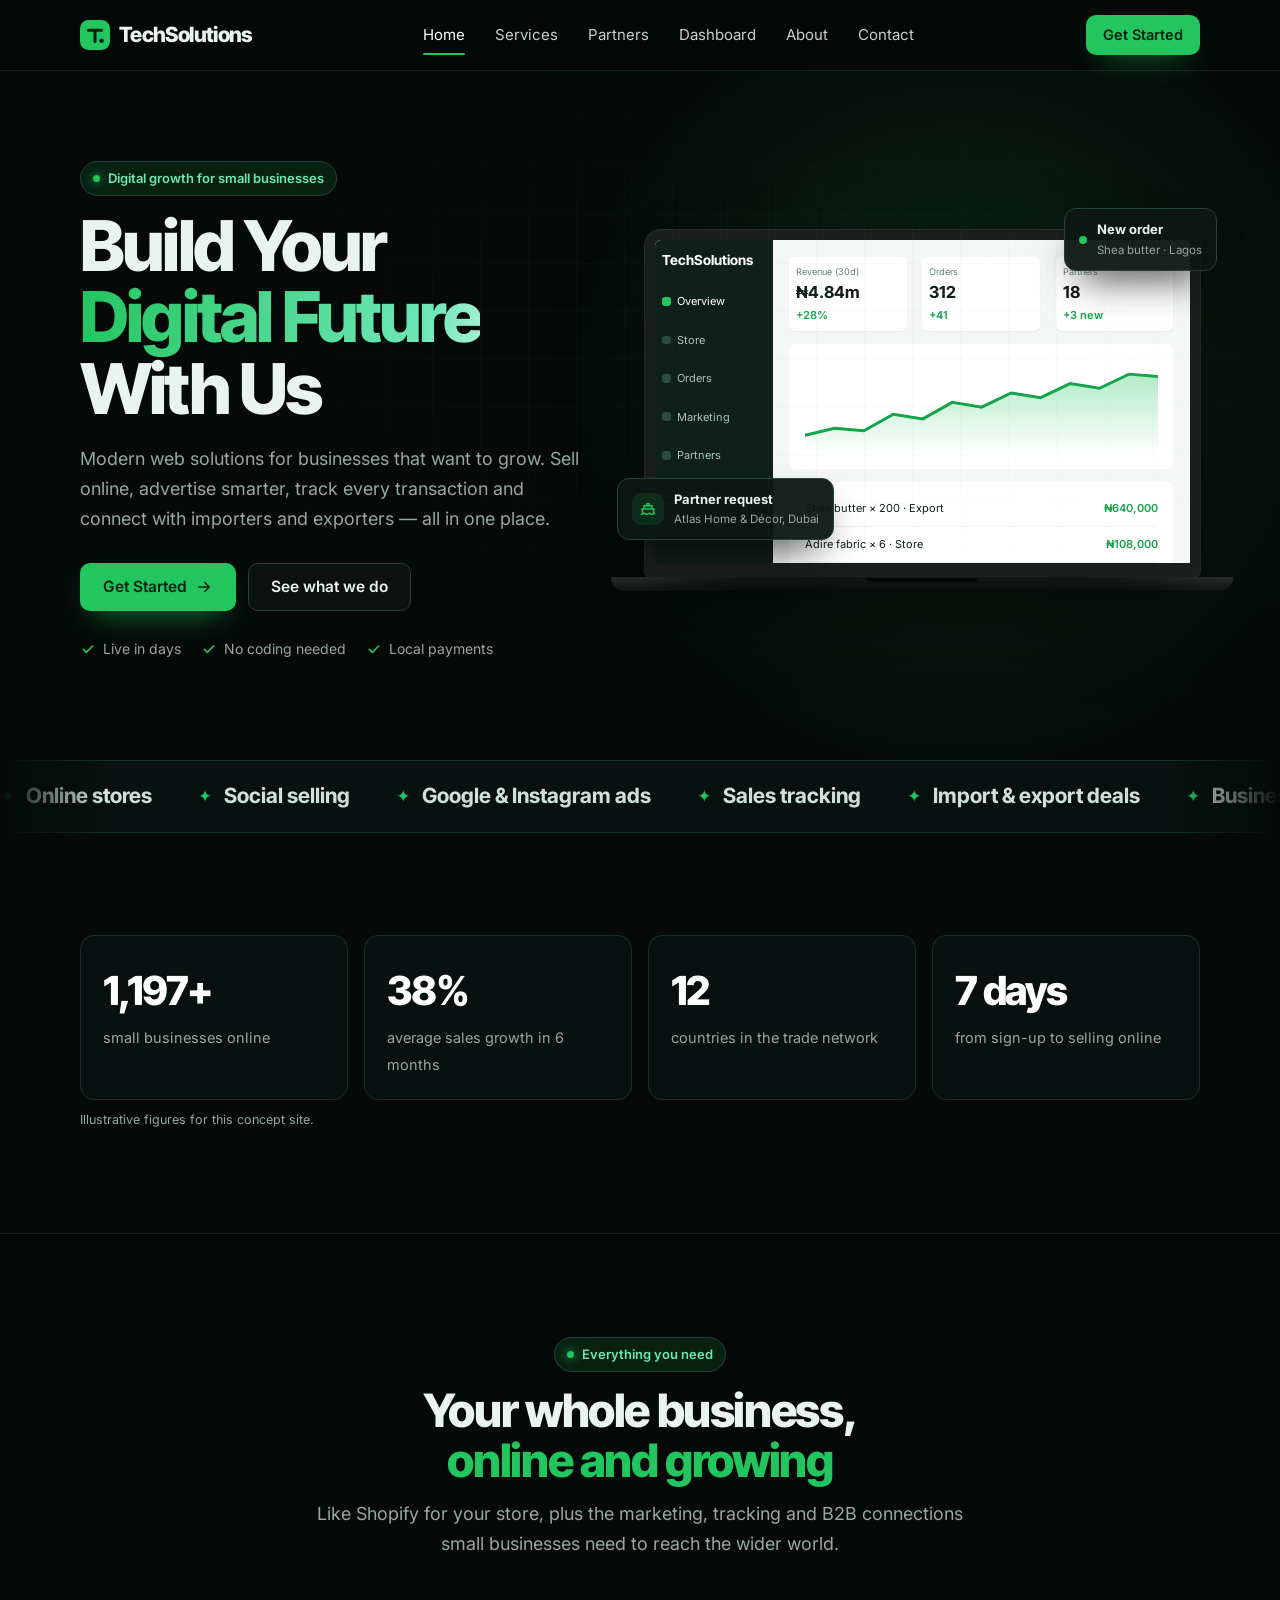
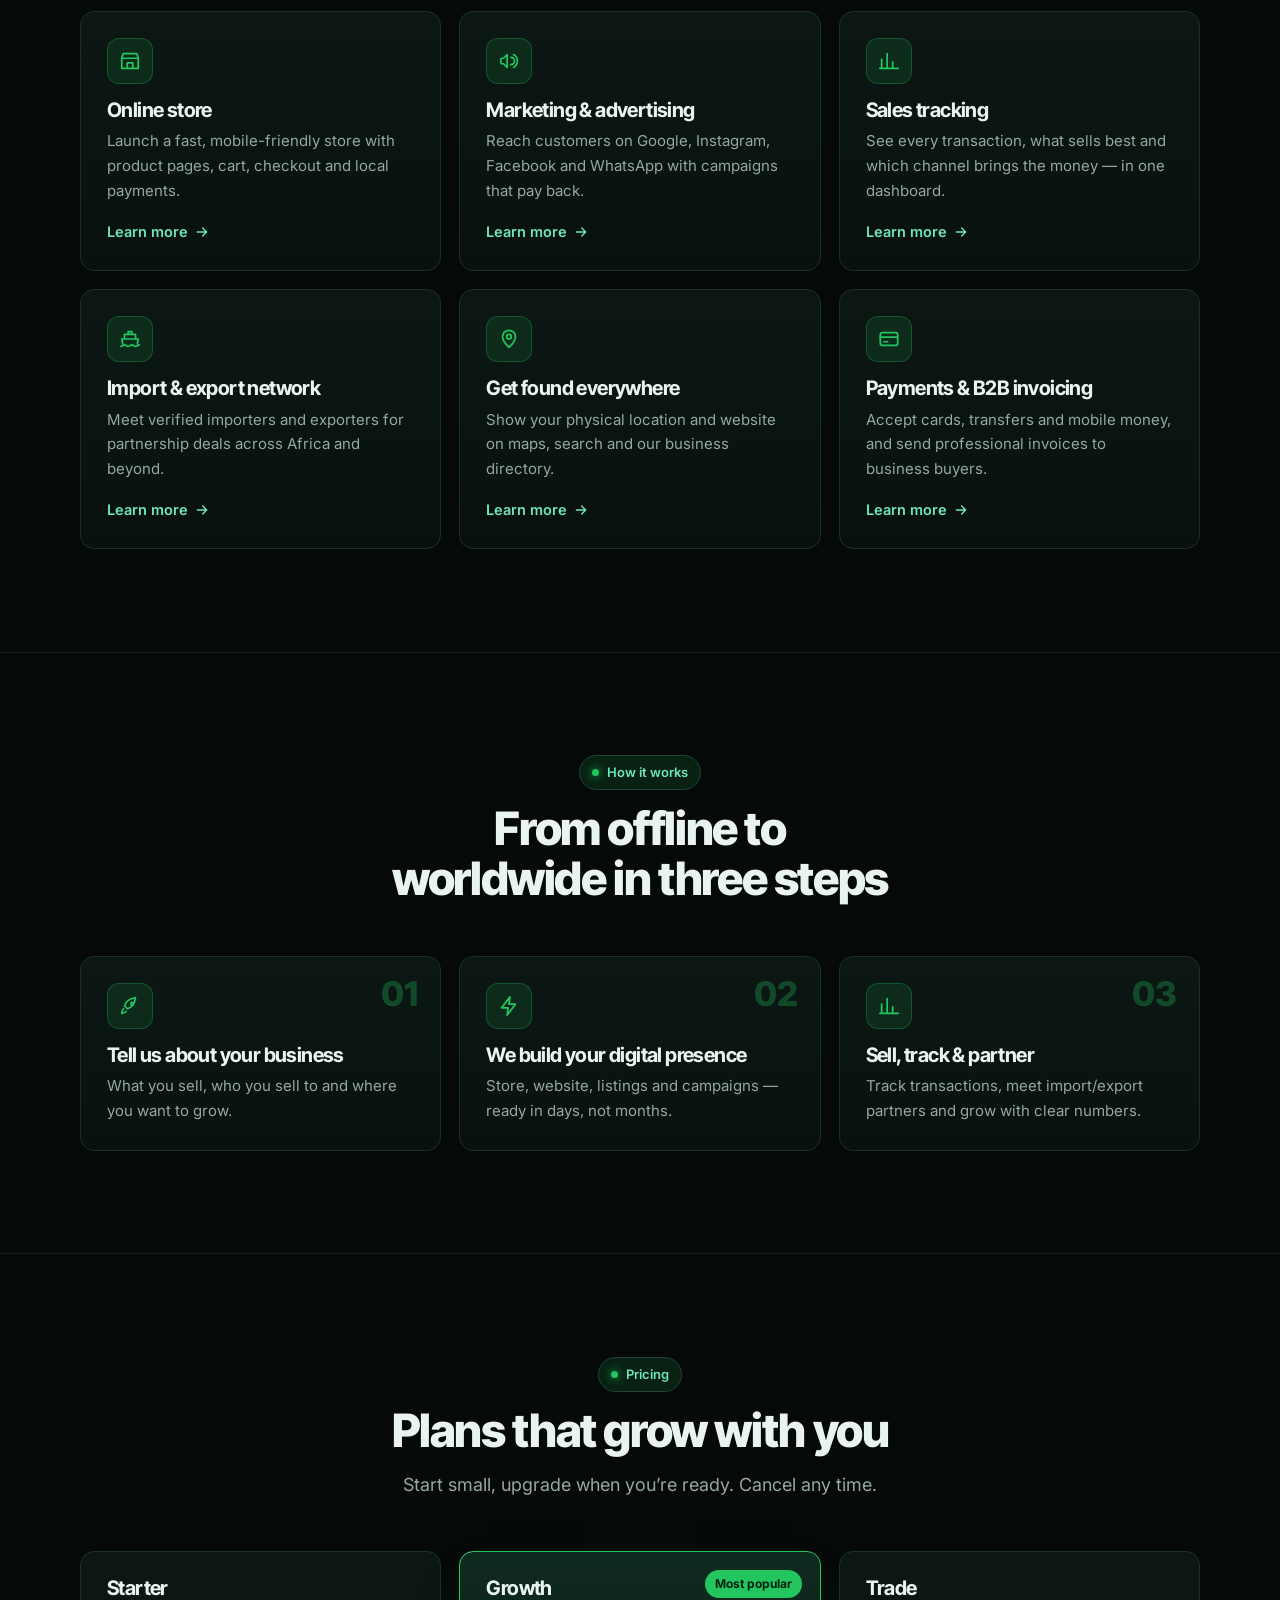
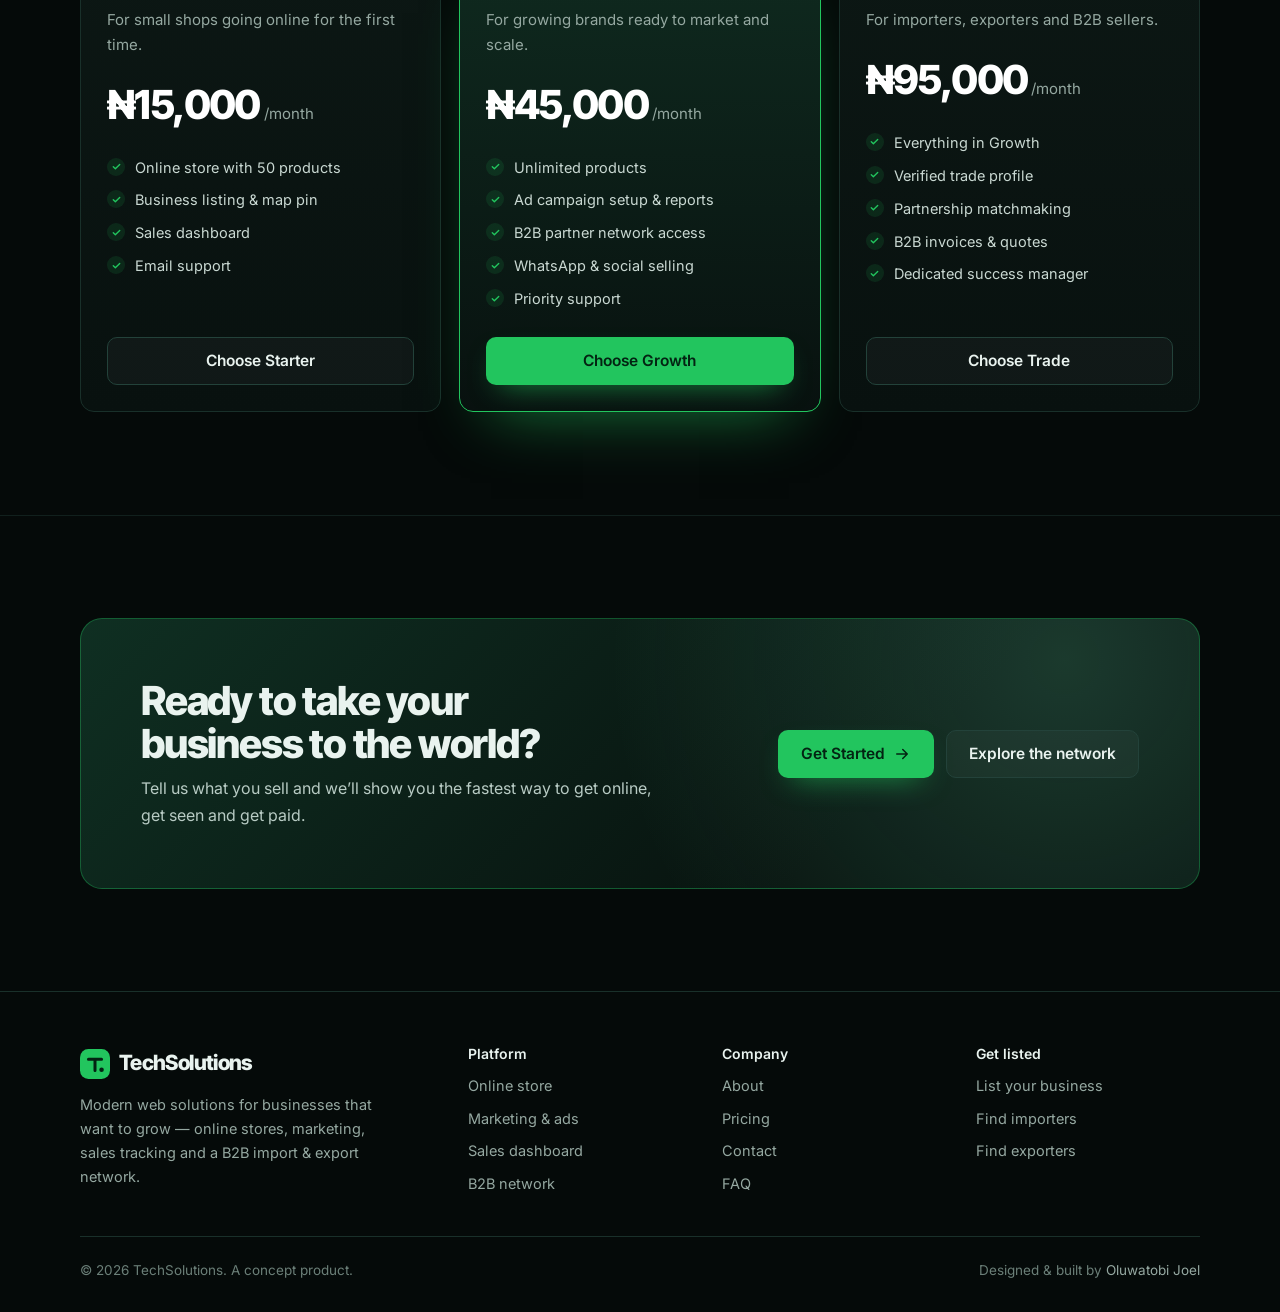
<file: index.html>
<!doctype html>
<html lang="en" class="no-js">
<head>
  <meta charset="utf-8" />
  <meta name="viewport" content="width=device-width, initial-scale=1" />
  <title>TechSolutions — Build Your Digital Future</title>
  <meta name="description" content="Modern web solutions for small businesses: online stores, marketing and ads, sales tracking and a B2B import & export partner network." />
  <meta name="theme-color" content="#050a09" />
  <meta property="og:title" content="TechSolutions — Build Your Digital Future" />
  <meta property="og:description" content="Modern web solutions for small businesses: online stores, marketing and ads, sales tracking and a B2B import & export partner network." />
  <meta property="og:type" content="website" />
  <link rel="icon" href="/favicon.svg" type="image/svg+xml" />
  <link rel="preconnect" href="https://fonts.googleapis.com" />
  <link rel="preconnect" href="https://fonts.gstatic.com" crossorigin />
  <link href="https://fonts.googleapis.com/css2?family=Inter+Tight:wght@600;700;800&family=Inter:wght@400;500;600&display=swap" rel="stylesheet" />
  <link rel="stylesheet" href="/styles.css" />
</head>
<body data-page="home">
  <header class="nav">
    <div class="wrap nav-in">
      <a href="/" class="logo" aria-label="TechSolutions home"><svg viewBox="0 0 32 32" aria-hidden="true"><rect width="32" height="32" rx="9" fill="#22c55e"/><path d="M9 11h14M16 11v12" stroke="#032312" stroke-width="3.2" stroke-linecap="round"/><circle cx="23" cy="22" r="2.4" fill="#032312"/></svg>TechSolutions</a>
      <nav class="nav-links" aria-label="Main">
        <a href="/" aria-current="page">Home</a>
        <a href="/services">Services</a>
        <a href="/partners">Partners</a>
        <a href="/dashboard">Dashboard</a>
        <a href="/about">About</a>
        <a href="/contact">Contact</a>
        <a href="/contact" class="btn btn-primary mobile-cta">Get Started <svg viewBox="0 0 24 24" aria-hidden="true"><path d="M5 12h14m-6-6 6 6-6 6"/></svg></a>
      </nav>
      <div class="nav-right">
        <a href="/contact" class="btn btn-primary btn-sm">Get Started</a>
        <button class="menu-btn" aria-label="Open menu" aria-expanded="false"><span></span><span></span><span></span></button>
      </div>
    </div>
  </header>

  <main>
    <section class="hero">
      <div class="wrap hero-grid">
        <div class="hero-copy">
          <span class="eyebrow"><i></i>Digital growth for small businesses</span>
          <h1>Build Your <span class="shine">Digital Future</span> With Us</h1>
          <p class="lead">Modern web solutions for businesses that want to grow. Sell online, advertise smarter, track every transaction and connect with importers and exporters — all in one place.</p>
          <div class="hero-ctas">
            <a href="/contact" class="btn btn-primary">Get Started <svg viewBox="0 0 24 24" aria-hidden="true"><path d="M5 12h14m-6-6 6 6-6 6"/></svg></a>
            <a href="/services" class="btn btn-ghost">See what we do</a>
          </div>
          <div class="trust"><span><svg viewBox="0 0 24 24" aria-hidden="true"><path d="M5 12.5l4.5 4.5L19 7.5"/></svg>Live in days</span><span><svg viewBox="0 0 24 24" aria-hidden="true"><path d="M5 12.5l4.5 4.5L19 7.5"/></svg>No coding needed</span><span><svg viewBox="0 0 24 24" aria-hidden="true"><path d="M5 12.5l4.5 4.5L19 7.5"/></svg>Local payments</span></div>
        </div>
        <div style="position:relative">
          <div class="laptop" aria-hidden="true">
            <div class="screen">
              <div class="app">
                <div class="app-side"><b>TechSolutions</b><span class="on">Overview</span><span>Store</span><span>Orders</span><span>Marketing</span><span>Partners</span><span>Reports</span></div>
                <div class="app-main">
                  <div class="app-kpis">
                    <div class="app-kpi"><small>Revenue (30d)</small><strong id="live-rev">₦4.82m</strong><em>+28%</em></div>
                    <div class="app-kpi"><small>Orders</small><strong id="live-orders">312</strong><em>+41</em></div>
                    <div class="app-kpi"><small>Partners</small><strong>18</strong><em>+3 new</em></div>
                  </div>
                  <div class="app-chart"><svg viewBox="0 0 300 80" preserveAspectRatio="none"><defs><linearGradient id="hg" x1="0" y1="0" x2="0" y2="1"><stop offset="0" stop-color="#22c55e" stop-opacity=".35"/><stop offset="1" stop-color="#22c55e" stop-opacity="0"/></linearGradient></defs><path d="M0 64 L25 58 L50 60 L75 46 L100 50 L125 36 L150 40 L175 28 L200 32 L225 20 L250 24 L275 12 L300 14 L300 80 L0 80Z" fill="url(#hg)"/><path d="M0 64 L25 58 L50 60 L75 46 L100 50 L125 36 L150 40 L175 28 L200 32 L225 20 L250 24 L275 12 L300 14" fill="none" stroke="#16a34a" stroke-width="2.5"/></svg></div>
                  <div class="app-rows"><div><span>Shea butter × 200 · Export</span><i>₦640,000</i></div><div><span>Adire fabric × 6 · Store</span><i>₦108,000</i></div><div><span>Gift box × 4 · Instagram</span><i>₦88,000</i></div></div>
                </div>
              </div>
            </div>
            <div class="base"></div>
          </div>
          <div class="float b"><span class="live-dot"></span><div><b>New order</b><small>Shea butter · Lagos</small></div></div>
          <div class="float a"><span class="ic"><svg viewBox="0 0 24 24" aria-hidden="true"><path d="M2 20c2 0 2-1.5 4-1.5S8 20 10 20s2-1.5 4-1.5 2 1.5 4 1.5 2-1.5 4-1.5M4 17l-1-5h18l-1 5M6 12V7h12v5M10 7V4h4v3"/></svg></span><div><b>Partner request</b><small>Atlas Home &amp; Décor, Dubai</small></div></div>
        </div>
      </div>
    </section>

    <div class="marquee" aria-hidden="true"><div class="marquee-track"><span>Online stores</span><span>Social selling</span><span>Google &amp; Instagram ads</span><span>Sales tracking</span><span>Import &amp; export deals</span><span>Business listings</span><span>Local payments</span><span>B2B invoicing</span><span>WhatsApp commerce</span><span>SEO</span><span>Online stores</span><span>Social selling</span><span>Google &amp; Instagram ads</span><span>Sales tracking</span><span>Import &amp; export deals</span><span>Business listings</span><span>Local payments</span><span>B2B invoicing</span><span>WhatsApp commerce</span><span>SEO</span></div></div>

    <section class="section">
      <div class="wrap">
        <div class="stats">
          <div class="stat reveal"><strong data-count="1200" data-suffix="+">1,200+</strong><span>small businesses online</span></div>
          <div class="stat reveal"><strong data-count="38" data-suffix="%">38%</strong><span>average sales growth in 6 months</span></div>
          <div class="stat reveal"><strong data-count="12">12</strong><span>countries in the trade network</span></div>
          <div class="stat reveal"><strong data-count="7" data-suffix=" days">7 days</strong><span>from sign-up to selling online</span></div>
        </div>
        <p class="muted" style="font-size:12.5px;margin-top:10px">Illustrative figures for this concept site.</p>
      </div>
    </section>

    <section class="section" id="services">
      <div class="wrap">
        <div class="section-head center reveal">
          <span class="eyebrow"><i></i>Everything you need</span>
          <h2 class="h2">Your whole business, <span class="accent">online and growing</span></h2>
          <p class="lead">Like Shopify for your store, plus the marketing, tracking and B2B connections small businesses need to reach the wider world.</p>
        </div>
        <div class="grid-3">
          <article class="card glow reveal"><span class="icon"><svg viewBox="0 0 24 24" aria-hidden="true"><path d="M3 9l1.5-5h15L21 9M3 9v11h18V9M3 9h18M9 20v-6h6v6"/></svg></span><h3>Online store</h3><p>Launch a fast, mobile-friendly store with product pages, cart, checkout and local payments.</p><a class="link" href="/services#store">Learn more <svg viewBox="0 0 24 24" aria-hidden="true"><path d="M5 12h14m-6-6 6 6-6 6"/></svg></a></article>
          <article class="card glow reveal"><span class="icon"><svg viewBox="0 0 24 24" aria-hidden="true"><path d="M3 11v2a2 2 0 0 0 2 2h1l4 4V5L6 9H5a2 2 0 0 0-2 2ZM14 8a4 4 0 0 1 0 8M17 5a8 8 0 0 1 0 14"/></svg></span><h3>Marketing &amp; advertising</h3><p>Reach customers on Google, Instagram, Facebook and WhatsApp with campaigns that pay back.</p><a class="link" href="/services#marketing">Learn more <svg viewBox="0 0 24 24" aria-hidden="true"><path d="M5 12h14m-6-6 6 6-6 6"/></svg></a></article>
          <article class="card glow reveal"><span class="icon"><svg viewBox="0 0 24 24" aria-hidden="true"><path d="M4 20V10M10 20V4M16 20v-7M22 20H2"/></svg></span><h3>Sales tracking</h3><p>See every transaction, what sells best and which channel brings the money — in one dashboard.</p><a class="link" href="/dashboard">Learn more <svg viewBox="0 0 24 24" aria-hidden="true"><path d="M5 12h14m-6-6 6 6-6 6"/></svg></a></article>
          <article class="card glow reveal"><span class="icon"><svg viewBox="0 0 24 24" aria-hidden="true"><path d="M2 20c2 0 2-1.5 4-1.5S8 20 10 20s2-1.5 4-1.5 2 1.5 4 1.5 2-1.5 4-1.5M4 17l-1-5h18l-1 5M6 12V7h12v5M10 7V4h4v3"/></svg></span><h3>Import &amp; export network</h3><p>Meet verified importers and exporters for partnership deals across Africa and beyond.</p><a class="link" href="/partners">Learn more <svg viewBox="0 0 24 24" aria-hidden="true"><path d="M5 12h14m-6-6 6 6-6 6"/></svg></a></article>
          <article class="card glow reveal"><span class="icon"><svg viewBox="0 0 24 24" aria-hidden="true"><path d="M12 21s-7-6.2-7-11.5a7 7 0 0 1 14 0C19 14.8 12 21 12 21Z"/><circle cx="12" cy="9.5" r="2.5"/></svg></span><h3>Get found everywhere</h3><p>Show your physical location and website on maps, search and our business directory.</p><a class="link" href="/services#visibility">Learn more <svg viewBox="0 0 24 24" aria-hidden="true"><path d="M5 12h14m-6-6 6 6-6 6"/></svg></a></article>
          <article class="card glow reveal"><span class="icon"><svg viewBox="0 0 24 24" aria-hidden="true"><rect x="2.5" y="5" width="19" height="14" rx="2.5"/><path d="M2.5 10h19M6.5 15h4"/></svg></span><h3>Payments &amp; B2B invoicing</h3><p>Accept cards, transfers and mobile money, and send professional invoices to business buyers.</p><a class="link" href="/services#payments">Learn more <svg viewBox="0 0 24 24" aria-hidden="true"><path d="M5 12h14m-6-6 6 6-6 6"/></svg></a></article>
        </div>
      </div>
    </section>

    <section class="section">
      <div class="wrap">
        <div class="section-head center reveal">
          <span class="eyebrow"><i></i>How it works</span>
          <h2 class="h2">From offline to worldwide in three steps</h2>
        </div>
        <div class="grid-3">
          <article class="card glow reveal"><span class="step-n">01</span><span class="icon"><svg viewBox="0 0 24 24" aria-hidden="true"><path d="M5 15c-1.5 1.5-2 5-2 5s3.5-.5 5-2M9 15l-3-3c1-4 4.5-8 12-9-1 7.5-5 11-9 12Z"/><circle cx="14.5" cy="9.5" r="1.5"/></svg></span><h3>Tell us about your business</h3><p>What you sell, who you sell to and where you want to grow.</p></article>
          <article class="card glow reveal"><span class="step-n">02</span><span class="icon"><svg viewBox="0 0 24 24" aria-hidden="true"><path d="M13 2 4 14h7l-1 8 9-12h-7l1-8Z"/></svg></span><h3>We build your digital presence</h3><p>Store, website, listings and campaigns — ready in days, not months.</p></article>
          <article class="card glow reveal"><span class="step-n">03</span><span class="icon"><svg viewBox="0 0 24 24" aria-hidden="true"><path d="M4 20V10M10 20V4M16 20v-7M22 20H2"/></svg></span><h3>Sell, track &amp; partner</h3><p>Track transactions, meet import/export partners and grow with clear numbers.</p></article>
        </div>
      </div>
    </section>

    <section class="section" id="pricing">
      <div class="wrap">
        <div class="section-head center reveal">
          <span class="eyebrow"><i></i>Pricing</span>
          <h2 class="h2">Plans that grow with you</h2>
          <p class="lead">Start small, upgrade when you’re ready. Cancel any time.</p>
        </div>
        <div class="grid-3">
          <article class="card glow price-card reveal">
            <h3 style="margin-top:0">Starter</h3><p>For small shops going online for the first time.</p>
            <div class="price">₦15,000<small> /month</small></div>
            <ul class="ticks"><li>Online store with 50 products</li><li>Business listing &amp; map pin</li><li>Sales dashboard</li><li>Email support</li></ul>
            <a href="/contact" class="btn btn-ghost">Choose Starter</a>
          </article>
          <article class="card glow price-card reveal featured"><span class="badge">Most popular</span>
            <h3 style="margin-top:0">Growth</h3><p>For growing brands ready to market and scale.</p>
            <div class="price">₦45,000<small> /month</small></div>
            <ul class="ticks"><li>Unlimited products</li><li>Ad campaign setup &amp; reports</li><li>B2B partner network access</li><li>WhatsApp &amp; social selling</li><li>Priority support</li></ul>
            <a href="/contact" class="btn btn-primary">Choose Growth</a>
          </article>
          <article class="card glow price-card reveal">
            <h3 style="margin-top:0">Trade</h3><p>For importers, exporters and B2B sellers.</p>
            <div class="price">₦95,000<small> /month</small></div>
            <ul class="ticks"><li>Everything in Growth</li><li>Verified trade profile</li><li>Partnership matchmaking</li><li>B2B invoices &amp; quotes</li><li>Dedicated success manager</li></ul>
            <a href="/contact" class="btn btn-ghost">Choose Trade</a>
          </article>
        </div>
      </div>
    </section>

    <section class="section">
      <div class="wrap">
        <div class="cta-band reveal">
          <div><h2>Ready to take your business to the world?</h2><p>Tell us what you sell and we’ll show you the fastest way to get online, get seen and get paid.</p></div>
          <div class="hero-ctas"><a href="/contact" class="btn btn-primary">Get Started <svg viewBox="0 0 24 24" aria-hidden="true"><path d="M5 12h14m-6-6 6 6-6 6"/></svg></a><a href="/partners" class="btn btn-ghost">Explore the network</a></div>
        </div>
      </div>
    </section>
  </main>

  <footer class="footer">
    <div class="wrap">
      <div class="foot-grid">
        <div>
          <a href="/" class="logo" aria-label="TechSolutions home"><svg viewBox="0 0 32 32" aria-hidden="true"><rect width="32" height="32" rx="9" fill="#22c55e"/><path d="M9 11h14M16 11v12" stroke="#032312" stroke-width="3.2" stroke-linecap="round"/><circle cx="23" cy="22" r="2.4" fill="#032312"/></svg>TechSolutions</a>
          <p>Modern web solutions for businesses that want to grow — online stores, marketing, sales tracking and a B2B import &amp; export network.</p>
        </div>
        <div><h4>Platform</h4><ul><li><a href="/services#store">Online store</a></li><li><a href="/services#marketing">Marketing &amp; ads</a></li><li><a href="/dashboard">Sales dashboard</a></li><li><a href="/partners">B2B network</a></li></ul></div>
        <div><h4>Company</h4><ul><li><a href="/about">About</a></li><li><a href="/#pricing">Pricing</a></li><li><a href="/contact">Contact</a></li><li><a href="/services#faq">FAQ</a></li></ul></div>
        <div><h4>Get listed</h4><ul><li><a href="/partners#list">List your business</a></li><li><a href="/partners">Find importers</a></li><li><a href="/partners">Find exporters</a></li></ul></div>
      </div>
      <div class="foot-bottom">
        <span>&copy; <span data-year>2026</span> TechSolutions. A concept product.</span>
        <span>Designed &amp; built by <a href="https://tobi-portfolio-murex.vercel.app" target="_blank" rel="noopener">Oluwatobi Joel</a></span>
      </div>
    </div>
  </footer>
  <script src="/data.js" defer></script>
  <script src="/app.js" defer></script>
</body>
</html>
</file>
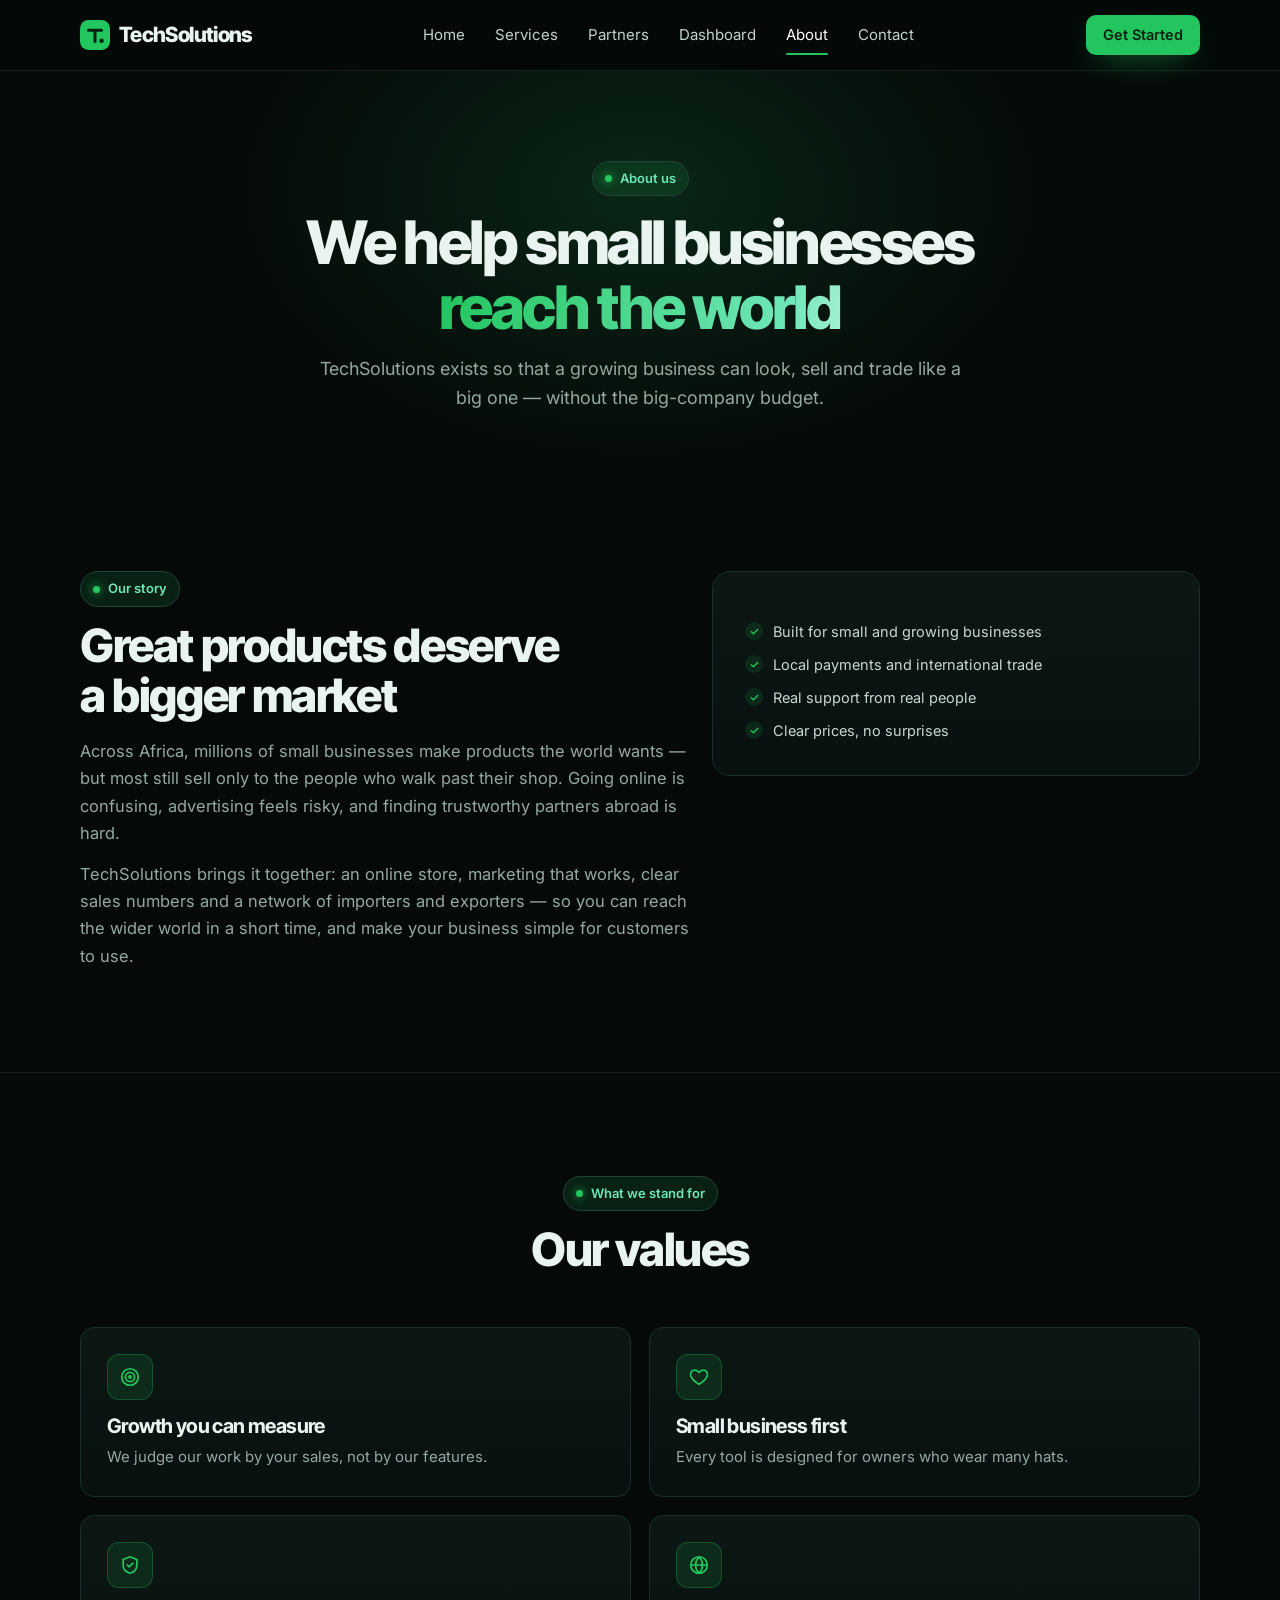
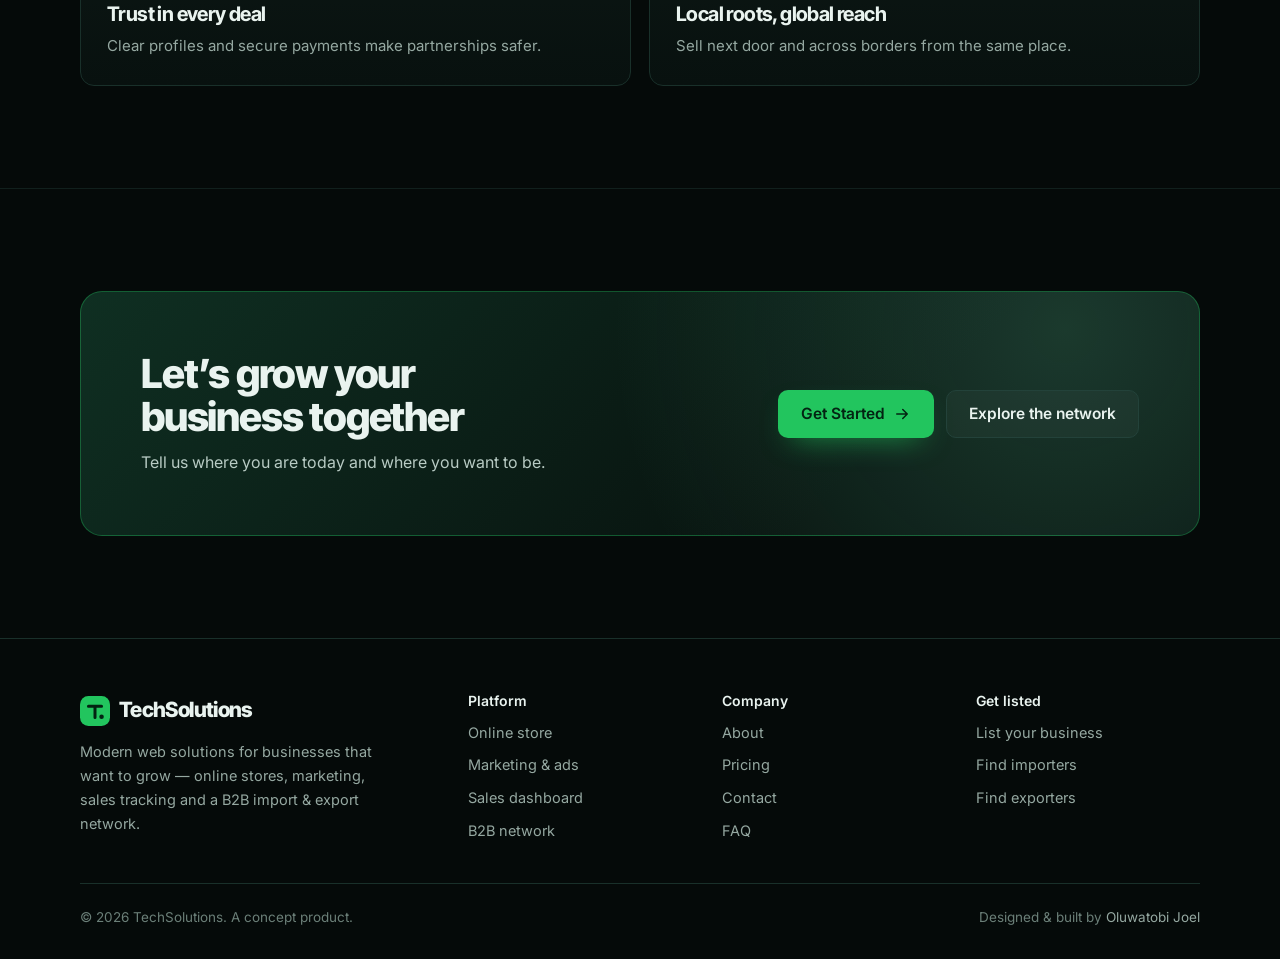
<file: about.html>
<!doctype html>
<html lang="en" class="no-js">
<head>
  <meta charset="utf-8" />
  <meta name="viewport" content="width=device-width, initial-scale=1" />
  <title>About — TechSolutions</title>
  <meta name="description" content="TechSolutions helps small businesses go digital, reach more customers and trade across borders." />
  <meta name="theme-color" content="#050a09" />
  <meta property="og:title" content="About — TechSolutions" />
  <meta property="og:description" content="TechSolutions helps small businesses go digital, reach more customers and trade across borders." />
  <meta property="og:type" content="website" />
  <link rel="icon" href="/favicon.svg" type="image/svg+xml" />
  <link rel="preconnect" href="https://fonts.googleapis.com" />
  <link rel="preconnect" href="https://fonts.gstatic.com" crossorigin />
  <link href="https://fonts.googleapis.com/css2?family=Inter+Tight:wght@600;700;800&family=Inter:wght@400;500;600&display=swap" rel="stylesheet" />
  <link rel="stylesheet" href="/styles.css" />
</head>
<body data-page="about">
  <header class="nav">
    <div class="wrap nav-in">
      <a href="/" class="logo" aria-label="TechSolutions home"><svg viewBox="0 0 32 32" aria-hidden="true"><rect width="32" height="32" rx="9" fill="#22c55e"/><path d="M9 11h14M16 11v12" stroke="#032312" stroke-width="3.2" stroke-linecap="round"/><circle cx="23" cy="22" r="2.4" fill="#032312"/></svg>TechSolutions</a>
      <nav class="nav-links" aria-label="Main">
        <a href="/">Home</a>
        <a href="/services">Services</a>
        <a href="/partners">Partners</a>
        <a href="/dashboard">Dashboard</a>
        <a href="/about" aria-current="page">About</a>
        <a href="/contact">Contact</a>
        <a href="/contact" class="btn btn-primary mobile-cta">Get Started <svg viewBox="0 0 24 24" aria-hidden="true"><path d="M5 12h14m-6-6 6 6-6 6"/></svg></a>
      </nav>
      <div class="nav-right">
        <a href="/contact" class="btn btn-primary btn-sm">Get Started</a>
        <button class="menu-btn" aria-label="Open menu" aria-expanded="false"><span></span><span></span><span></span></button>
      </div>
    </div>
  </header>

  <main>
    <section class="page-hero">
      <div class="wrap">
        <span class="eyebrow"><i></i>About us</span>
        <h1>We help small businesses <span class="shine">reach the world</span></h1>
        <p class="lead">TechSolutions exists so that a growing business can look, sell and trade like a big one — without the big-company budget.</p>
      </div>
    </section>
    <section class="section">
      <div class="wrap split">
        <div class="reveal">
          <span class="eyebrow"><i></i>Our story</span>
          <h2 class="h2" style="margin-bottom:18px">Great products deserve a bigger market</h2>
          <p class="muted" style="font-size:16.5px">Across Africa, millions of small businesses make products the world wants — but most still sell only to the people who walk past their shop. Going online is confusing, advertising feels risky, and finding trustworthy partners abroad is hard.</p>
          <p class="muted" style="font-size:16.5px;margin-top:14px">TechSolutions brings it together: an online store, marketing that works, clear sales numbers and a network of importers and exporters — so you can reach the wider world in a short time, and make your business simple for customers to use.</p>
        </div>
        <div class="panel reveal">
          <ul class="ticks">
            <li>Built for small and growing businesses</li>
            <li>Local payments and international trade</li>
            <li>Real support from real people</li>
            <li>Clear prices, no surprises</li>
          </ul>
        </div>
      </div>
    </section>
    <section class="section">
      <div class="wrap">
        <div class="section-head center reveal"><span class="eyebrow"><i></i>What we stand for</span><h2 class="h2">Our values</h2></div>
        <div class="grid-2">
          <article class="card glow reveal"><span class="icon"><svg viewBox="0 0 24 24" aria-hidden="true"><circle cx="12" cy="12" r="9"/><circle cx="12" cy="12" r="5"/><circle cx="12" cy="12" r="1.2"/></svg></span><h3>Growth you can measure</h3><p>We judge our work by your sales, not by our features.</p></article>
          <article class="card glow reveal"><span class="icon"><svg viewBox="0 0 24 24" aria-hidden="true"><path d="M12 20s-7.5-4.6-9-9.3C2 7.3 4.3 4.5 7.4 4.5c1.9 0 3.5 1 4.6 2.6 1.1-1.6 2.7-2.6 4.6-2.6 3.1 0 5.4 2.8 4.4 6.2C19.5 15.4 12 20 12 20Z"/></svg></span><h3>Small business first</h3><p>Every tool is designed for owners who wear many hats.</p></article>
          <article class="card glow reveal"><span class="icon"><svg viewBox="0 0 24 24" aria-hidden="true"><path d="M12 3 4.5 6v6c0 4.5 3.2 7.8 7.5 9 4.3-1.2 7.5-4.5 7.5-9V6L12 3Z"/><path d="m9 12 2 2 4-4"/></svg></span><h3>Trust in every deal</h3><p>Clear profiles and secure payments make partnerships safer.</p></article>
          <article class="card glow reveal"><span class="icon"><svg viewBox="0 0 24 24" aria-hidden="true"><circle cx="12" cy="12" r="9"/><path d="M3 12h18M12 3c2.5 2.6 3.8 5.6 3.8 9s-1.3 6.4-3.8 9c-2.5-2.6-3.8-5.6-3.8-9S9.5 5.6 12 3Z"/></svg></span><h3>Local roots, global reach</h3><p>Sell next door and across borders from the same place.</p></article>
        </div>
      </div>
    </section>
    <section class="section">
      <div class="wrap">
        <div class="cta-band reveal">
          <div><h2>Let’s grow your business together</h2><p>Tell us where you are today and where you want to be.</p></div>
          <div class="hero-ctas"><a href="/contact" class="btn btn-primary">Get Started <svg viewBox="0 0 24 24" aria-hidden="true"><path d="M5 12h14m-6-6 6 6-6 6"/></svg></a><a href="/partners" class="btn btn-ghost">Explore the network</a></div>
        </div>
      </div>
    </section>
  </main>

  <footer class="footer">
    <div class="wrap">
      <div class="foot-grid">
        <div>
          <a href="/" class="logo" aria-label="TechSolutions home"><svg viewBox="0 0 32 32" aria-hidden="true"><rect width="32" height="32" rx="9" fill="#22c55e"/><path d="M9 11h14M16 11v12" stroke="#032312" stroke-width="3.2" stroke-linecap="round"/><circle cx="23" cy="22" r="2.4" fill="#032312"/></svg>TechSolutions</a>
          <p>Modern web solutions for businesses that want to grow — online stores, marketing, sales tracking and a B2B import &amp; export network.</p>
        </div>
        <div><h4>Platform</h4><ul><li><a href="/services#store">Online store</a></li><li><a href="/services#marketing">Marketing &amp; ads</a></li><li><a href="/dashboard">Sales dashboard</a></li><li><a href="/partners">B2B network</a></li></ul></div>
        <div><h4>Company</h4><ul><li><a href="/about">About</a></li><li><a href="/#pricing">Pricing</a></li><li><a href="/contact">Contact</a></li><li><a href="/services#faq">FAQ</a></li></ul></div>
        <div><h4>Get listed</h4><ul><li><a href="/partners#list">List your business</a></li><li><a href="/partners">Find importers</a></li><li><a href="/partners">Find exporters</a></li></ul></div>
      </div>
      <div class="foot-bottom">
        <span>&copy; <span data-year>2026</span> TechSolutions. A concept product.</span>
        <span>Designed &amp; built by <a href="https://tobi-portfolio-murex.vercel.app" target="_blank" rel="noopener">Oluwatobi Joel</a></span>
      </div>
    </div>
  </footer>
  <script src="/data.js" defer></script>
  <script src="/app.js" defer></script>
</body>
</html>
</file>
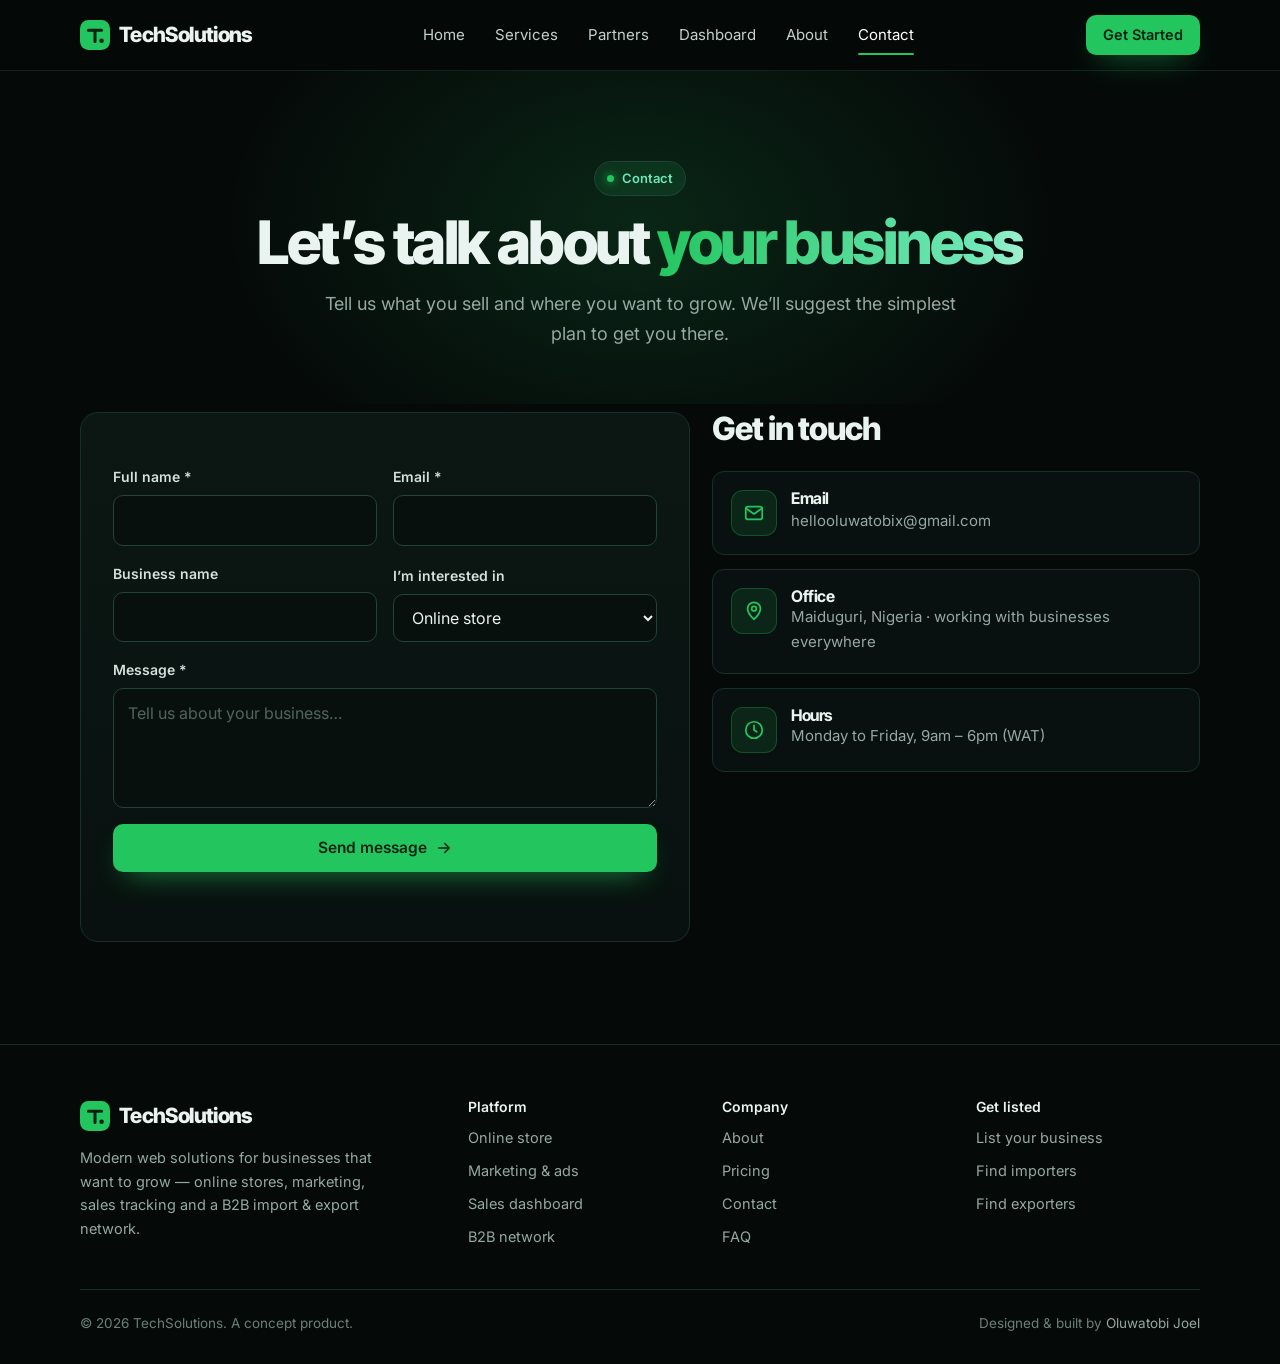
<file: contact.html>
<!doctype html>
<html lang="en" class="no-js">
<head>
  <meta charset="utf-8" />
  <meta name="viewport" content="width=device-width, initial-scale=1" />
  <title>Contact — TechSolutions</title>
  <meta name="description" content="Get in touch with TechSolutions to take your business online." />
  <meta name="theme-color" content="#050a09" />
  <meta property="og:title" content="Contact — TechSolutions" />
  <meta property="og:description" content="Get in touch with TechSolutions to take your business online." />
  <meta property="og:type" content="website" />
  <link rel="icon" href="/favicon.svg" type="image/svg+xml" />
  <link rel="preconnect" href="https://fonts.googleapis.com" />
  <link rel="preconnect" href="https://fonts.gstatic.com" crossorigin />
  <link href="https://fonts.googleapis.com/css2?family=Inter+Tight:wght@600;700;800&family=Inter:wght@400;500;600&display=swap" rel="stylesheet" />
  <link rel="stylesheet" href="/styles.css" />
</head>
<body data-page="contact">
  <header class="nav">
    <div class="wrap nav-in">
      <a href="/" class="logo" aria-label="TechSolutions home"><svg viewBox="0 0 32 32" aria-hidden="true"><rect width="32" height="32" rx="9" fill="#22c55e"/><path d="M9 11h14M16 11v12" stroke="#032312" stroke-width="3.2" stroke-linecap="round"/><circle cx="23" cy="22" r="2.4" fill="#032312"/></svg>TechSolutions</a>
      <nav class="nav-links" aria-label="Main">
        <a href="/">Home</a>
        <a href="/services">Services</a>
        <a href="/partners">Partners</a>
        <a href="/dashboard">Dashboard</a>
        <a href="/about">About</a>
        <a href="/contact" aria-current="page">Contact</a>
        <a href="/contact" class="btn btn-primary mobile-cta">Get Started <svg viewBox="0 0 24 24" aria-hidden="true"><path d="M5 12h14m-6-6 6 6-6 6"/></svg></a>
      </nav>
      <div class="nav-right">
        <a href="/contact" class="btn btn-primary btn-sm">Get Started</a>
        <button class="menu-btn" aria-label="Open menu" aria-expanded="false"><span></span><span></span><span></span></button>
      </div>
    </div>
  </header>

  <main>
    <section class="page-hero">
      <div class="wrap">
        <span class="eyebrow"><i></i>Contact</span>
        <h1>Let’s talk about <span class="shine">your business</span></h1>
        <p class="lead">Tell us what you sell and where you want to grow. We’ll suggest the simplest plan to get you there.</p>
      </div>
    </section>
    <section class="section" style="padding-top:8px">
      <div class="wrap split">
        <div class="panel reveal">
          <form class="form" id="contact-form" novalidate>
            <div class="row">
              <label>Full name *<input name="name" autocomplete="name" /></label>
              <label>Email *<input name="email" type="email" autocomplete="email" /></label>
            </div>
            <div class="row">
              <label>Business name<input name="company" autocomplete="organization" /></label>
              <label>I’m interested in<select name="topic"><option>Online store</option><option>Marketing &amp; ads</option><option>Sales tracking</option><option>Import / export partners</option><option>Everything</option></select></label>
            </div>
            <label>Message *<textarea name="message" placeholder="Tell us about your business…"></textarea></label>
            <button class="btn btn-primary" type="submit">Send message <svg viewBox="0 0 24 24" aria-hidden="true"><path d="M5 12h14m-6-6 6 6-6 6"/></svg></button>
            <p class="form-status" role="status" aria-live="polite"></p>
          </form>
        </div>
        <div class="reveal">
          <h2 class="h2" style="font-size:clamp(24px,3vw,32px)">Get in touch</h2>
          <div class="info-list">
            <div class="info-item"><span class="icon"><svg viewBox="0 0 24 24" aria-hidden="true"><rect x="3" y="5" width="18" height="14" rx="2.5"/><path d="m3.5 7 8.5 6 8.5-6"/></svg></span><div><h3>Email</h3><a href="mailto:hellooluwatobix@gmail.com">hellooluwatobix@gmail.com</a></div></div>
            <div class="info-item"><span class="icon"><svg viewBox="0 0 24 24" aria-hidden="true"><path d="M12 21s-7-6.2-7-11.5a7 7 0 0 1 14 0C19 14.8 12 21 12 21Z"/><circle cx="12" cy="9.5" r="2.5"/></svg></span><div><h3>Office</h3><p>Maiduguri, Nigeria · working with businesses everywhere</p></div></div>
            <div class="info-item"><span class="icon"><svg viewBox="0 0 24 24" aria-hidden="true"><circle cx="12" cy="12" r="9"/><path d="M12 7v5l3 2"/></svg></span><div><h3>Hours</h3><p>Monday to Friday, 9am – 6pm (WAT)</p></div></div>
          </div>
        </div>
      </div>
    </section>
  </main>

  <footer class="footer">
    <div class="wrap">
      <div class="foot-grid">
        <div>
          <a href="/" class="logo" aria-label="TechSolutions home"><svg viewBox="0 0 32 32" aria-hidden="true"><rect width="32" height="32" rx="9" fill="#22c55e"/><path d="M9 11h14M16 11v12" stroke="#032312" stroke-width="3.2" stroke-linecap="round"/><circle cx="23" cy="22" r="2.4" fill="#032312"/></svg>TechSolutions</a>
          <p>Modern web solutions for businesses that want to grow — online stores, marketing, sales tracking and a B2B import &amp; export network.</p>
        </div>
        <div><h4>Platform</h4><ul><li><a href="/services#store">Online store</a></li><li><a href="/services#marketing">Marketing &amp; ads</a></li><li><a href="/dashboard">Sales dashboard</a></li><li><a href="/partners">B2B network</a></li></ul></div>
        <div><h4>Company</h4><ul><li><a href="/about">About</a></li><li><a href="/#pricing">Pricing</a></li><li><a href="/contact">Contact</a></li><li><a href="/services#faq">FAQ</a></li></ul></div>
        <div><h4>Get listed</h4><ul><li><a href="/partners#list">List your business</a></li><li><a href="/partners">Find importers</a></li><li><a href="/partners">Find exporters</a></li></ul></div>
      </div>
      <div class="foot-bottom">
        <span>&copy; <span data-year>2026</span> TechSolutions. A concept product.</span>
        <span>Designed &amp; built by <a href="https://tobi-portfolio-murex.vercel.app" target="_blank" rel="noopener">Oluwatobi Joel</a></span>
      </div>
    </div>
  </footer>
  <script src="/data.js" defer></script>
  <script src="/app.js" defer></script>
</body>
</html>
</file>
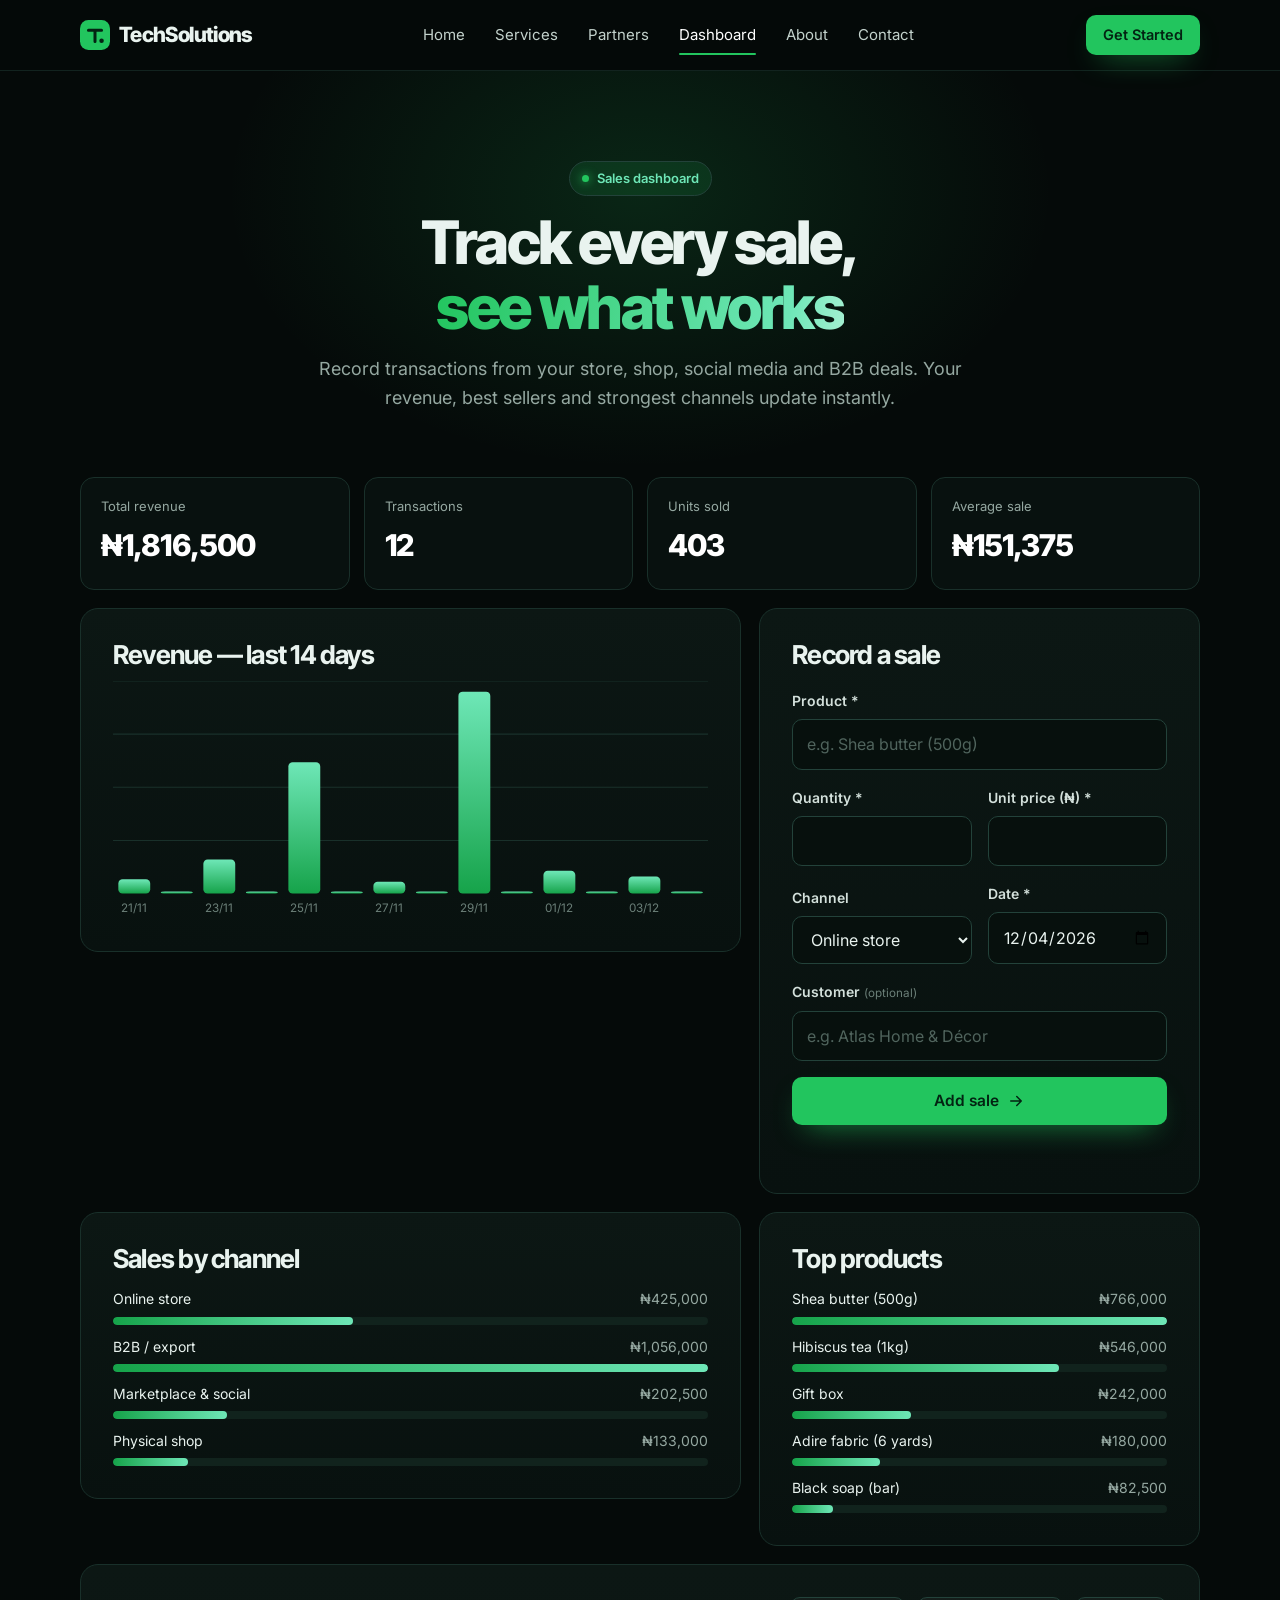
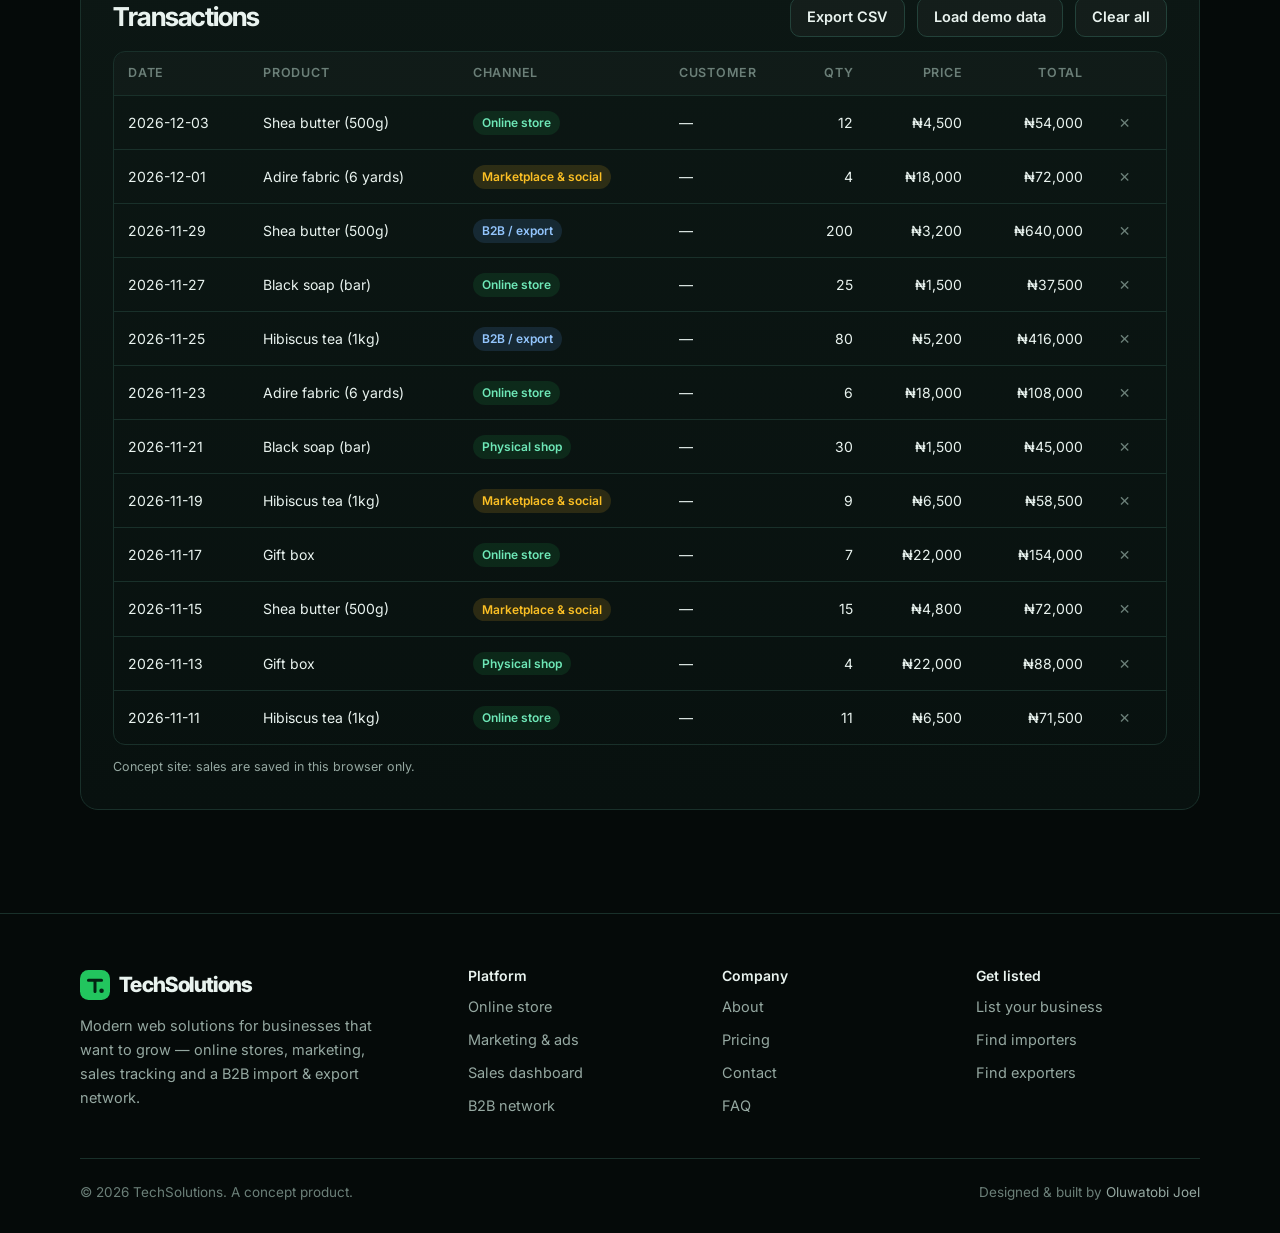
<file: dashboard.html>
<!doctype html>
<html lang="en" class="no-js">
<head>
  <meta charset="utf-8" />
  <meta name="viewport" content="width=device-width, initial-scale=1" />
  <title>Sales Dashboard — TechSolutions</title>
  <meta name="description" content="Track your business transactions: revenue, top products and sales channels in one dashboard." />
  <meta name="theme-color" content="#050a09" />
  <meta property="og:title" content="Sales Dashboard — TechSolutions" />
  <meta property="og:description" content="Track your business transactions: revenue, top products and sales channels in one dashboard." />
  <meta property="og:type" content="website" />
  <link rel="icon" href="/favicon.svg" type="image/svg+xml" />
  <link rel="preconnect" href="https://fonts.googleapis.com" />
  <link rel="preconnect" href="https://fonts.gstatic.com" crossorigin />
  <link href="https://fonts.googleapis.com/css2?family=Inter+Tight:wght@600;700;800&family=Inter:wght@400;500;600&display=swap" rel="stylesheet" />
  <link rel="stylesheet" href="/styles.css" />
</head>
<body data-page="dashboard">
  <header class="nav">
    <div class="wrap nav-in">
      <a href="/" class="logo" aria-label="TechSolutions home"><svg viewBox="0 0 32 32" aria-hidden="true"><rect width="32" height="32" rx="9" fill="#22c55e"/><path d="M9 11h14M16 11v12" stroke="#032312" stroke-width="3.2" stroke-linecap="round"/><circle cx="23" cy="22" r="2.4" fill="#032312"/></svg>TechSolutions</a>
      <nav class="nav-links" aria-label="Main">
        <a href="/">Home</a>
        <a href="/services">Services</a>
        <a href="/partners">Partners</a>
        <a href="/dashboard" aria-current="page">Dashboard</a>
        <a href="/about">About</a>
        <a href="/contact">Contact</a>
        <a href="/contact" class="btn btn-primary mobile-cta">Get Started <svg viewBox="0 0 24 24" aria-hidden="true"><path d="M5 12h14m-6-6 6 6-6 6"/></svg></a>
      </nav>
      <div class="nav-right">
        <a href="/contact" class="btn btn-primary btn-sm">Get Started</a>
        <button class="menu-btn" aria-label="Open menu" aria-expanded="false"><span></span><span></span><span></span></button>
      </div>
    </div>
  </header>

  <main>
    <section class="page-hero">
      <div class="wrap">
        <span class="eyebrow"><i></i>Sales dashboard</span>
        <h1>Track every sale, <span class="shine">see what works</span></h1>
        <p class="lead">Record transactions from your store, shop, social media and B2B deals. Your revenue, best sellers and strongest channels update instantly.</p>
      </div>
    </section>
    <section class="section" style="padding-top:8px">
      <div class="wrap">
        <div class="kpis">
          <div class="kpi reveal"><small>Total revenue</small><strong id="k-rev">₦0</strong></div>
          <div class="kpi reveal"><small>Transactions</small><strong id="k-orders">0</strong></div>
          <div class="kpi reveal"><small>Units sold</small><strong id="k-units">0</strong></div>
          <div class="kpi reveal"><small>Average sale</small><strong id="k-avg">₦0</strong></div>
        </div>
        <div class="dash-grid">
          <div class="panel chart glow"><h2>Revenue — last 14 days</h2><div id="chart"></div></div>
          <div class="panel">
            <h2>Record a sale</h2>
            <form class="form" id="sale-form" novalidate>
              <label>Product *<input name="product" placeholder="e.g. Shea butter (500g)" list="products" /></label>
              <div class="row">
                <label>Quantity *<input name="qty" type="number" min="1" step="1" inputmode="numeric" /></label>
                <label>Unit price (₦) *<input name="price" type="number" min="1" step="50" inputmode="decimal" /></label>
              </div>
              <div class="row">
                <label>Channel<select name="channel" id="s-channel"></select></label>
                <label>Date *<input name="date" type="date" /></label>
              </div>
              <label><span>Customer <small>(optional)</small></span><input name="customer" placeholder="e.g. Atlas Home &amp; Décor" /></label>
              <button class="btn btn-primary" type="submit">Add sale <svg viewBox="0 0 24 24" aria-hidden="true"><path d="M5 12h14m-6-6 6 6-6 6"/></svg></button>
              <p class="form-status" role="status" aria-live="polite"></p>
            </form>
            <datalist id="products"><option value="Shea butter (500g)"><option value="Black soap (bar)"><option value="Hibiscus tea (1kg)"><option value="Adire fabric (6 yards)"><option value="Gift box"></datalist>
          </div>
        </div>
        <div class="dash-grid">
          <div class="panel"><h2>Sales by channel</h2><ul class="top-list" id="channels"></ul></div>
          <div class="panel"><h2>Top products</h2><ul class="top-list" id="top"></ul></div>
        </div>
        <div class="panel" style="margin-top:18px">
          <div class="dash-tools"><h2>Transactions</h2><div class="hero-ctas" style="margin:0"><button class="btn btn-ghost btn-sm" id="export" type="button">Export CSV</button><button class="btn btn-ghost btn-sm" id="reset" type="button">Load demo data</button><button class="btn btn-ghost btn-sm" id="clear" type="button">Clear all</button></div></div>
          <div class="table-wrap"><table><thead><tr><th>Date</th><th>Product</th><th>Channel</th><th>Customer</th><th class="num">Qty</th><th class="num">Price</th><th class="num">Total</th><th><span class="sr-only">Delete</span></th></tr></thead><tbody id="sales-body"></tbody></table></div>
          <p class="muted" style="font-size:12.5px;margin-top:12px">Concept site: sales are saved in this browser only.</p>
        </div>
      </div>
    </section>
  </main>

  <footer class="footer">
    <div class="wrap">
      <div class="foot-grid">
        <div>
          <a href="/" class="logo" aria-label="TechSolutions home"><svg viewBox="0 0 32 32" aria-hidden="true"><rect width="32" height="32" rx="9" fill="#22c55e"/><path d="M9 11h14M16 11v12" stroke="#032312" stroke-width="3.2" stroke-linecap="round"/><circle cx="23" cy="22" r="2.4" fill="#032312"/></svg>TechSolutions</a>
          <p>Modern web solutions for businesses that want to grow — online stores, marketing, sales tracking and a B2B import &amp; export network.</p>
        </div>
        <div><h4>Platform</h4><ul><li><a href="/services#store">Online store</a></li><li><a href="/services#marketing">Marketing &amp; ads</a></li><li><a href="/dashboard">Sales dashboard</a></li><li><a href="/partners">B2B network</a></li></ul></div>
        <div><h4>Company</h4><ul><li><a href="/about">About</a></li><li><a href="/#pricing">Pricing</a></li><li><a href="/contact">Contact</a></li><li><a href="/services#faq">FAQ</a></li></ul></div>
        <div><h4>Get listed</h4><ul><li><a href="/partners#list">List your business</a></li><li><a href="/partners">Find importers</a></li><li><a href="/partners">Find exporters</a></li></ul></div>
      </div>
      <div class="foot-bottom">
        <span>&copy; <span data-year>2026</span> TechSolutions. A concept product.</span>
        <span>Designed &amp; built by <a href="https://tobi-portfolio-murex.vercel.app" target="_blank" rel="noopener">Oluwatobi Joel</a></span>
      </div>
    </div>
  </footer>
  <script src="/data.js" defer></script>
  <script src="/app.js" defer></script>
</body>
</html>
</file>
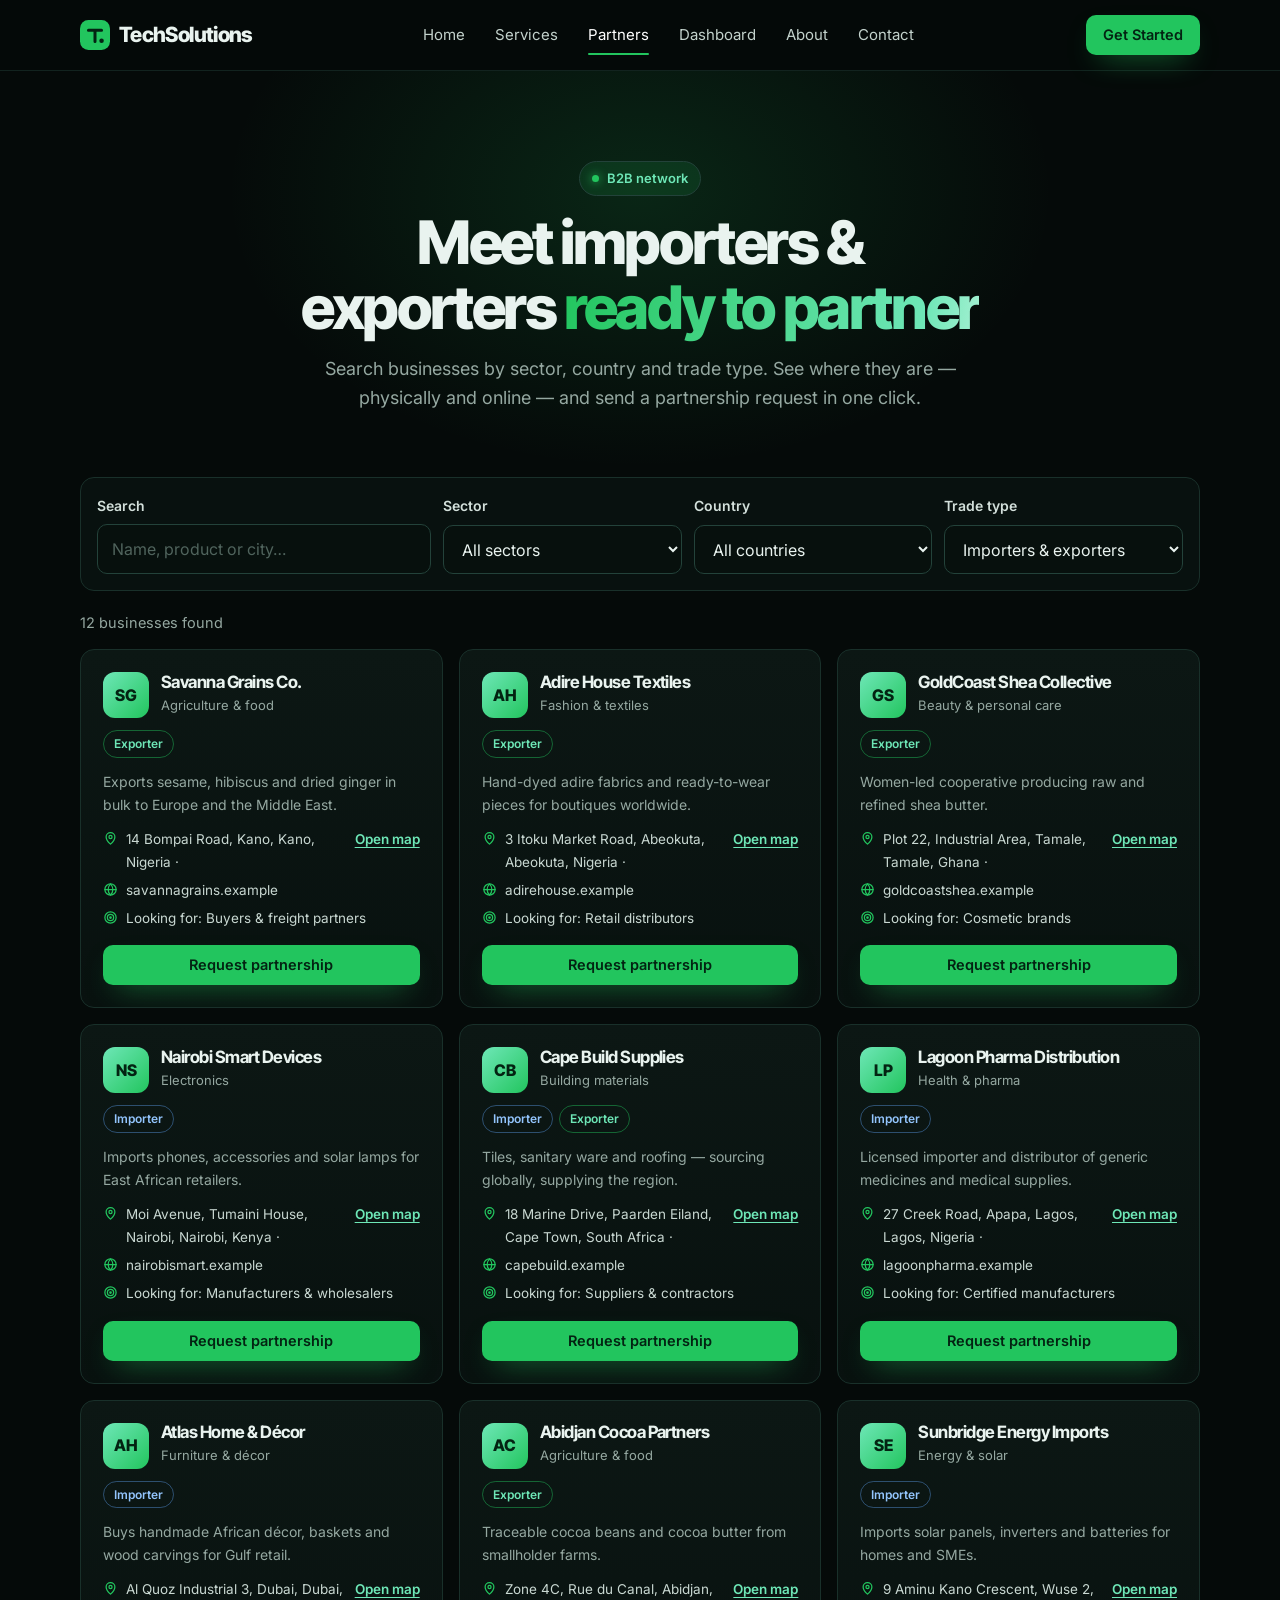
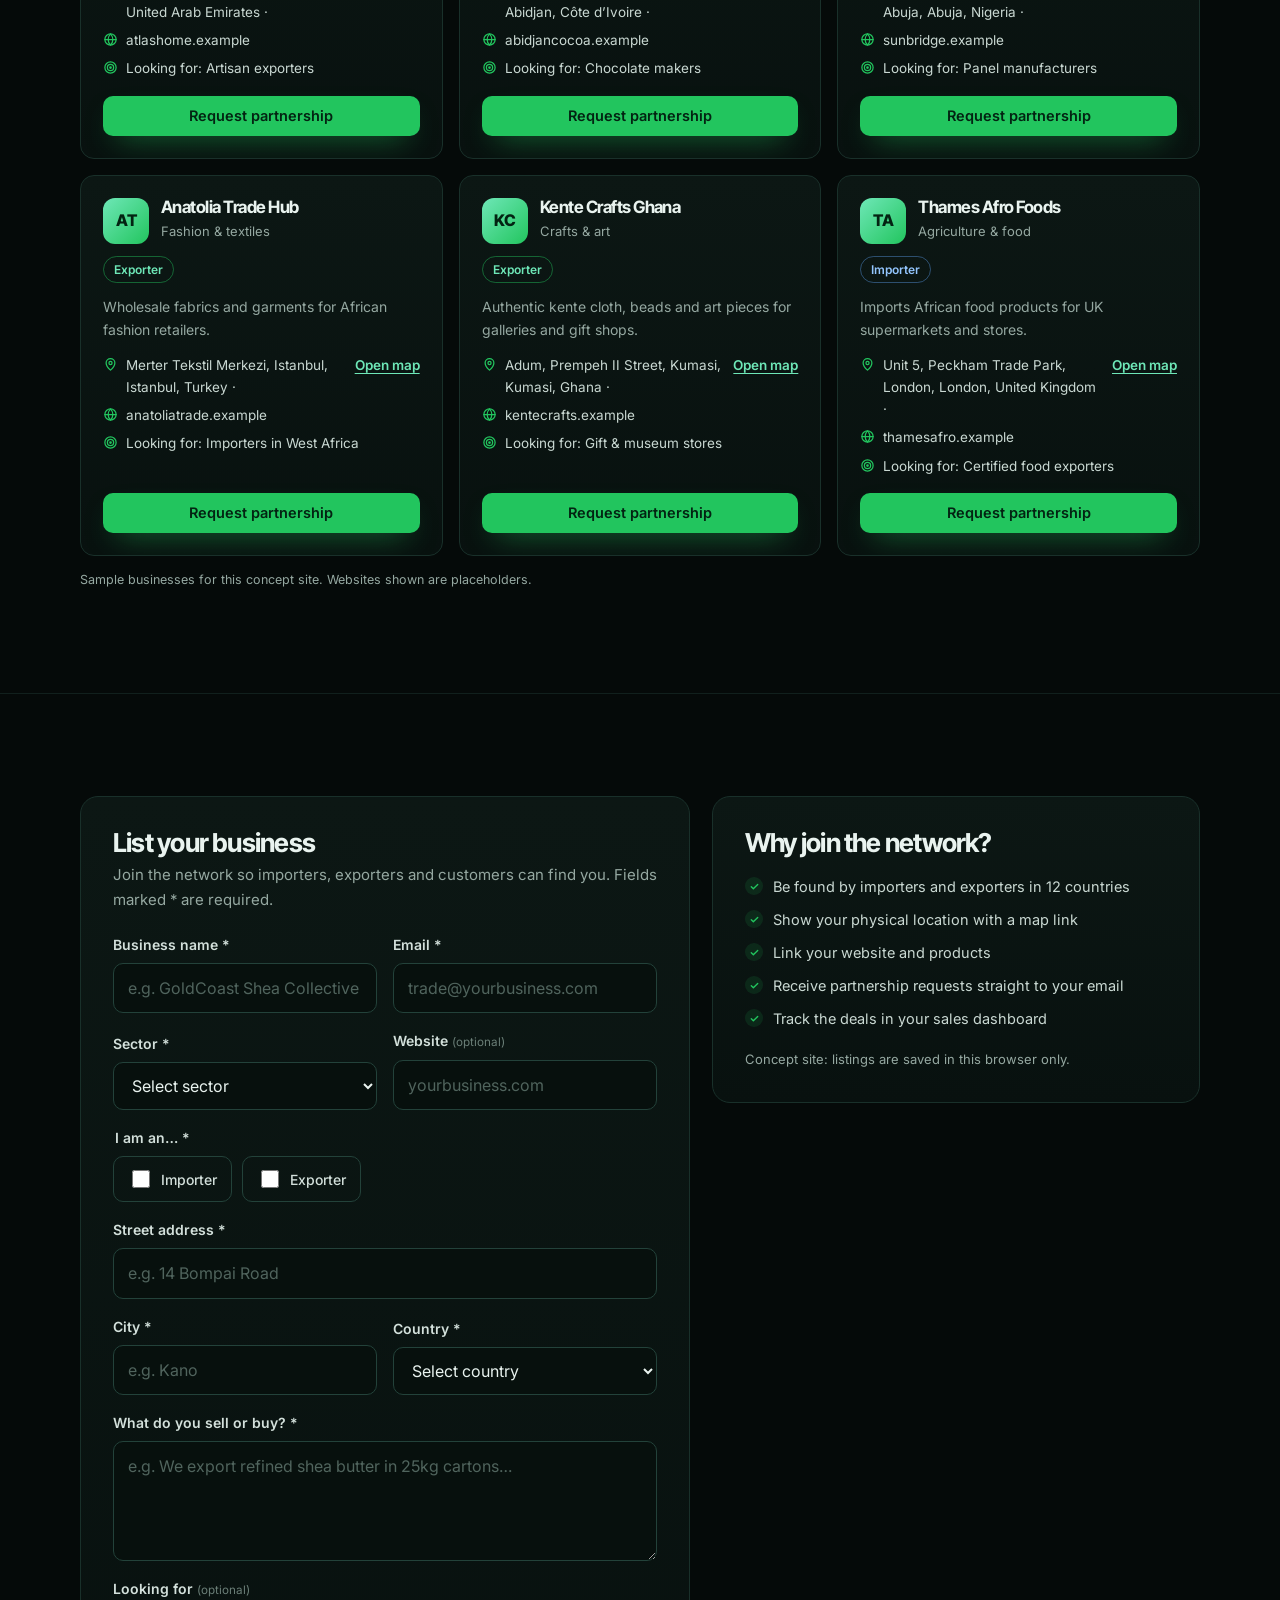
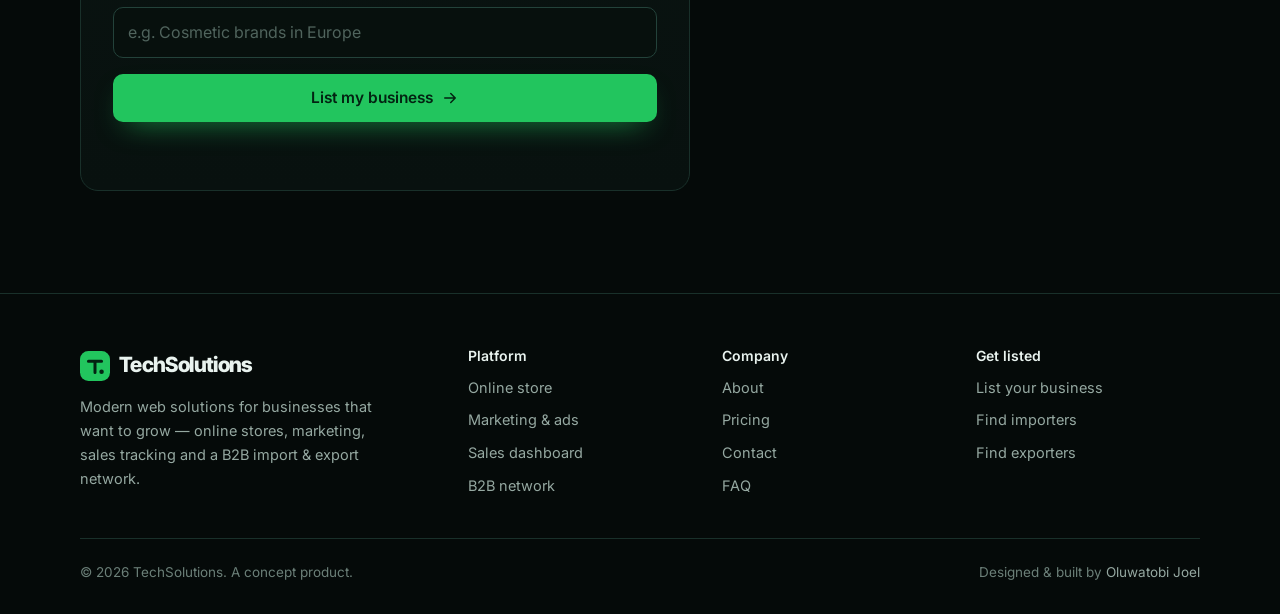
<file: partners.html>
<!doctype html>
<html lang="en" class="no-js">
<head>
  <meta charset="utf-8" />
  <meta name="viewport" content="width=device-width, initial-scale=1" />
  <title>Import & Export Partners — TechSolutions</title>
  <meta name="description" content="Find importers and exporters by sector and country, see their locations and websites, and request partnerships." />
  <meta name="theme-color" content="#050a09" />
  <meta property="og:title" content="Import & Export Partners — TechSolutions" />
  <meta property="og:description" content="Find importers and exporters by sector and country, see their locations and websites, and request partnerships." />
  <meta property="og:type" content="website" />
  <link rel="icon" href="/favicon.svg" type="image/svg+xml" />
  <link rel="preconnect" href="https://fonts.googleapis.com" />
  <link rel="preconnect" href="https://fonts.gstatic.com" crossorigin />
  <link href="https://fonts.googleapis.com/css2?family=Inter+Tight:wght@600;700;800&family=Inter:wght@400;500;600&display=swap" rel="stylesheet" />
  <link rel="stylesheet" href="/styles.css" />
</head>
<body data-page="partners">
  <header class="nav">
    <div class="wrap nav-in">
      <a href="/" class="logo" aria-label="TechSolutions home"><svg viewBox="0 0 32 32" aria-hidden="true"><rect width="32" height="32" rx="9" fill="#22c55e"/><path d="M9 11h14M16 11v12" stroke="#032312" stroke-width="3.2" stroke-linecap="round"/><circle cx="23" cy="22" r="2.4" fill="#032312"/></svg>TechSolutions</a>
      <nav class="nav-links" aria-label="Main">
        <a href="/">Home</a>
        <a href="/services">Services</a>
        <a href="/partners" aria-current="page">Partners</a>
        <a href="/dashboard">Dashboard</a>
        <a href="/about">About</a>
        <a href="/contact">Contact</a>
        <a href="/contact" class="btn btn-primary mobile-cta">Get Started <svg viewBox="0 0 24 24" aria-hidden="true"><path d="M5 12h14m-6-6 6 6-6 6"/></svg></a>
      </nav>
      <div class="nav-right">
        <a href="/contact" class="btn btn-primary btn-sm">Get Started</a>
        <button class="menu-btn" aria-label="Open menu" aria-expanded="false"><span></span><span></span><span></span></button>
      </div>
    </div>
  </header>

  <main>
    <section class="page-hero">
      <div class="wrap">
        <span class="eyebrow"><i></i>B2B network</span>
        <h1>Meet importers &amp; exporters <span class="shine">ready to partner</span></h1>
        <p class="lead">Search businesses by sector, country and trade type. See where they are — physically and online — and send a partnership request in one click.</p>
      </div>
    </section>
    <section class="section" style="padding-top:8px">
      <div class="wrap">
        <div class="filters" role="group" aria-label="Filter businesses">
          <label>Search<input id="f-q" type="search" placeholder="Name, product or city…" autocomplete="off" /></label>
          <label>Sector<select id="f-sector"></select></label>
          <label>Country<select id="f-country"></select></label>
          <label>Trade type<select id="f-trade"><option value="">Importers &amp; exporters</option><option value="import">Importers</option><option value="export">Exporters</option></select></label>
        </div>
        <p class="result-count" id="biz-count" aria-live="polite"></p>
        <div class="biz-grid" id="biz-grid"></div>
        <p class="muted" style="font-size:12.5px;margin-top:14px">Sample businesses for this concept site. Websites shown are placeholders.</p>
      </div>
    </section>

    <section class="section" id="list">
      <div class="wrap split">
        <div class="panel reveal">
          <h2>List your business</h2>
          <p>Join the network so importers, exporters and customers can find you. Fields marked * are required.</p>
          <form class="form" id="list-form" novalidate>
            <div class="row">
              <label>Business name *<input name="name" autocomplete="organization" placeholder="e.g. GoldCoast Shea Collective" /></label>
              <label>Email *<input name="email" type="email" autocomplete="email" placeholder="trade@yourbusiness.com" /></label>
            </div>
            <div class="row">
              <label>Sector *<select name="sector" id="l-sector"></select></label>
              <label><span>Website <small>(optional)</small></span><input name="site" placeholder="yourbusiness.com" /></label>
            </div>
            <fieldset class="fieldset" id="trade"><legend>I am an… *</legend>
              <div class="checks"><label class="check"><input type="checkbox" name="trade" value="import" /> Importer</label><label class="check"><input type="checkbox" name="trade" value="export" /> Exporter</label></div>
            </fieldset>
            <label>Street address *<input name="address" autocomplete="street-address" placeholder="e.g. 14 Bompai Road" /></label>
            <div class="row">
              <label>City *<input name="city" autocomplete="address-level2" placeholder="e.g. Kano" /></label>
              <label>Country *<select name="country" id="l-country"></select></label>
            </div>
            <label>What do you sell or buy? *<textarea name="about" placeholder="e.g. We export refined shea butter in 25kg cartons…"></textarea></label>
            <label><span>Looking for <small>(optional)</small></span><input name="looking" placeholder="e.g. Cosmetic brands in Europe" /></label>
            <button class="btn btn-primary" type="submit">List my business <svg viewBox="0 0 24 24" aria-hidden="true"><path d="M5 12h14m-6-6 6 6-6 6"/></svg></button>
            <p class="form-status" role="status" aria-live="polite"></p>
          </form>
        </div>
        <aside class="panel reveal">
          <h2>Why join the network?</h2>
          <ul class="ticks" style="margin-top:18px">
            <li>Be found by importers and exporters in 12 countries</li>
            <li>Show your physical location with a map link</li>
            <li>Link your website and products</li>
            <li>Receive partnership requests straight to your email</li>
            <li>Track the deals in your sales dashboard</li>
          </ul>
          <p class="muted" style="font-size:13px;margin-top:18px">Concept site: listings are saved in this browser only.</p>
        </aside>
      </div>
    </section>

    <dialog class="dlg" id="req-dialog" aria-labelledby="req-title">
      <form class="form" id="req-form" novalidate>
        <div class="dlg-head"><span class="icon"><svg viewBox="0 0 24 24" aria-hidden="true"><circle cx="9" cy="8" r="3.5"/><path d="M2.5 20a6.5 6.5 0 0 1 13 0M16 4.5a3.5 3.5 0 0 1 0 7M21.5 20a6.5 6.5 0 0 0-4-6"/></svg></span><div><h2 id="req-title">Request partnership</h2><p id="req-sub"></p></div><button type="button" class="dlg-close" aria-label="Close">&times;</button></div>
        <input type="hidden" name="to" />
        <div class="row">
          <label>Your company *<input name="company" autocomplete="organization" /></label>
          <label>Email *<input name="email" type="email" autocomplete="email" /></label>
        </div>
        <label>Type of partnership *<select name="type"><option value="">Select type</option><option>Buy from them (I import)</option><option>Sell to them (I export)</option><option>Distribution / agency</option><option>Logistics &amp; shipping</option><option>Joint venture</option></select></label>
        <label>Message *<textarea name="message" placeholder="Introduce your business, products, volumes and the deal you have in mind…"></textarea></label>
        <button class="btn btn-primary" type="submit">Send request <svg viewBox="0 0 24 24" aria-hidden="true"><path d="M5 12h14m-6-6 6 6-6 6"/></svg></button>
        <p class="form-status" role="status" aria-live="polite"></p>
      </form>
      <div id="req-done" class="form" hidden style="text-align:center">
        <div class="dlg-head"><button type="button" class="dlg-close" aria-label="Close">&times;</button></div>
        <span class="icon" style="margin:0 auto"><svg viewBox="0 0 24 24" aria-hidden="true"><path d="M12 20s-7.5-4.6-9-9.3C2 7.3 4.3 4.5 7.4 4.5c1.9 0 3.5 1 4.6 2.6 1.1-1.6 2.7-2.6 4.6-2.6 3.1 0 5.4 2.8 4.4 6.2C19.5 15.4 12 20 12 20Z"/></svg></span>
        <h2>Request ready</h2>
        <p class="muted">On the live platform this goes straight to the business. This is a concept site, so it was saved in your browser only.</p>
      </div>
    </dialog>
  </main>

  <footer class="footer">
    <div class="wrap">
      <div class="foot-grid">
        <div>
          <a href="/" class="logo" aria-label="TechSolutions home"><svg viewBox="0 0 32 32" aria-hidden="true"><rect width="32" height="32" rx="9" fill="#22c55e"/><path d="M9 11h14M16 11v12" stroke="#032312" stroke-width="3.2" stroke-linecap="round"/><circle cx="23" cy="22" r="2.4" fill="#032312"/></svg>TechSolutions</a>
          <p>Modern web solutions for businesses that want to grow — online stores, marketing, sales tracking and a B2B import &amp; export network.</p>
        </div>
        <div><h4>Platform</h4><ul><li><a href="/services#store">Online store</a></li><li><a href="/services#marketing">Marketing &amp; ads</a></li><li><a href="/dashboard">Sales dashboard</a></li><li><a href="/partners">B2B network</a></li></ul></div>
        <div><h4>Company</h4><ul><li><a href="/about">About</a></li><li><a href="/#pricing">Pricing</a></li><li><a href="/contact">Contact</a></li><li><a href="/services#faq">FAQ</a></li></ul></div>
        <div><h4>Get listed</h4><ul><li><a href="/partners#list">List your business</a></li><li><a href="/partners">Find importers</a></li><li><a href="/partners">Find exporters</a></li></ul></div>
      </div>
      <div class="foot-bottom">
        <span>&copy; <span data-year>2026</span> TechSolutions. A concept product.</span>
        <span>Designed &amp; built by <a href="https://tobi-portfolio-murex.vercel.app" target="_blank" rel="noopener">Oluwatobi Joel</a></span>
      </div>
    </div>
  </footer>
  <script src="/data.js" defer></script>
  <script src="/app.js" defer></script>
</body>
</html>
</file>
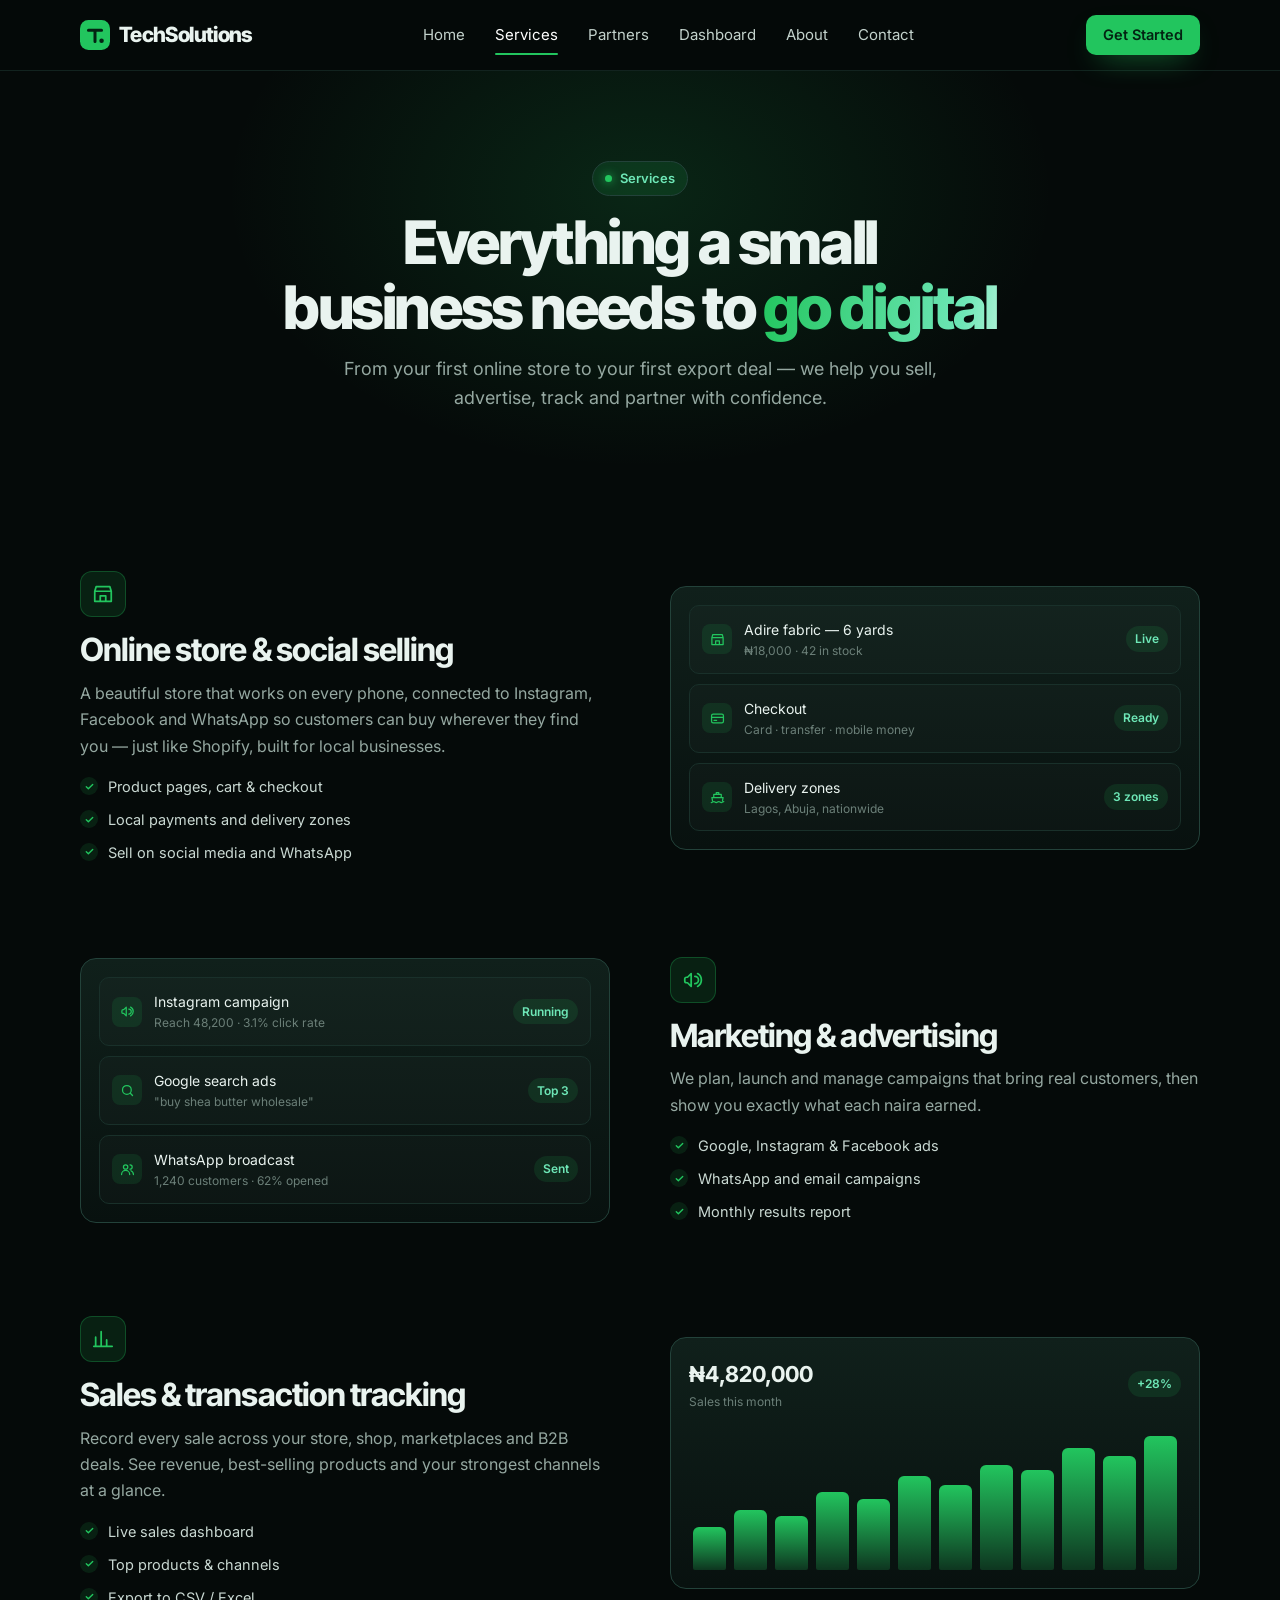
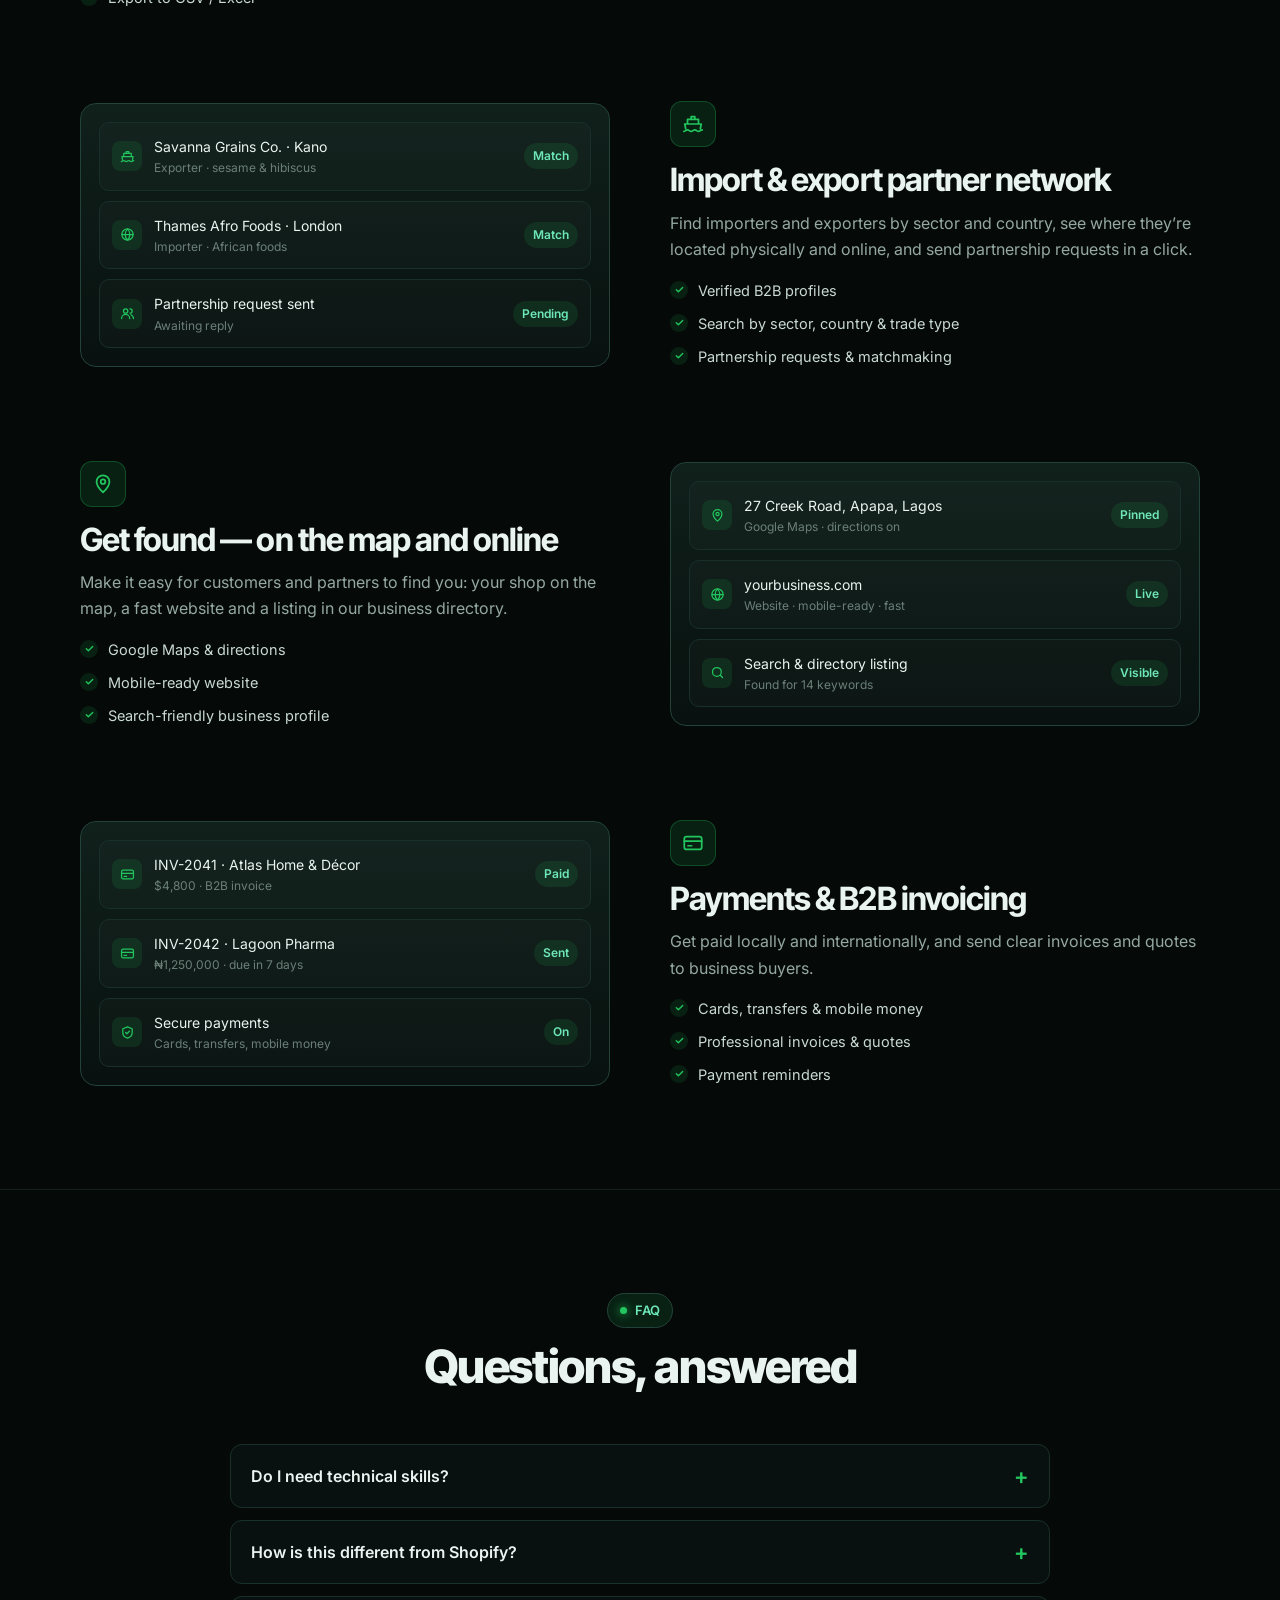
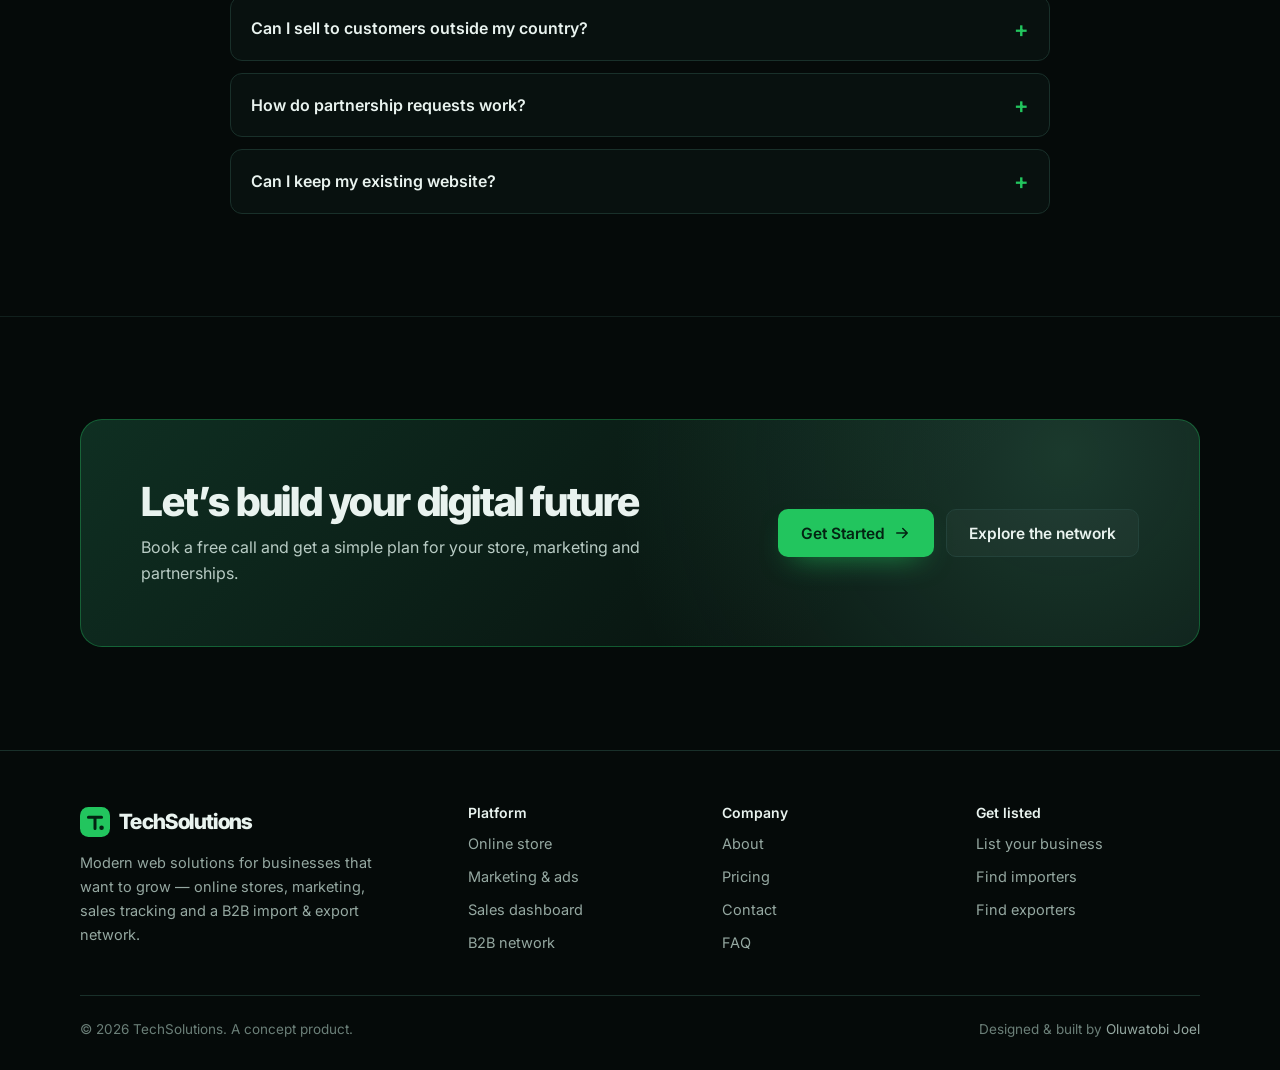
<file: services.html>
<!doctype html>
<html lang="en" class="no-js">
<head>
  <meta charset="utf-8" />
  <meta name="viewport" content="width=device-width, initial-scale=1" />
  <title>Services — TechSolutions</title>
  <meta name="description" content="Online stores, marketing and ads, sales tracking, B2B import & export network, maps listings and payments for small businesses." />
  <meta name="theme-color" content="#050a09" />
  <meta property="og:title" content="Services — TechSolutions" />
  <meta property="og:description" content="Online stores, marketing and ads, sales tracking, B2B import & export network, maps listings and payments for small businesses." />
  <meta property="og:type" content="website" />
  <link rel="icon" href="/favicon.svg" type="image/svg+xml" />
  <link rel="preconnect" href="https://fonts.googleapis.com" />
  <link rel="preconnect" href="https://fonts.gstatic.com" crossorigin />
  <link href="https://fonts.googleapis.com/css2?family=Inter+Tight:wght@600;700;800&family=Inter:wght@400;500;600&display=swap" rel="stylesheet" />
  <link rel="stylesheet" href="/styles.css" />
</head>
<body data-page="services">
  <header class="nav">
    <div class="wrap nav-in">
      <a href="/" class="logo" aria-label="TechSolutions home"><svg viewBox="0 0 32 32" aria-hidden="true"><rect width="32" height="32" rx="9" fill="#22c55e"/><path d="M9 11h14M16 11v12" stroke="#032312" stroke-width="3.2" stroke-linecap="round"/><circle cx="23" cy="22" r="2.4" fill="#032312"/></svg>TechSolutions</a>
      <nav class="nav-links" aria-label="Main">
        <a href="/">Home</a>
        <a href="/services" aria-current="page">Services</a>
        <a href="/partners">Partners</a>
        <a href="/dashboard">Dashboard</a>
        <a href="/about">About</a>
        <a href="/contact">Contact</a>
        <a href="/contact" class="btn btn-primary mobile-cta">Get Started <svg viewBox="0 0 24 24" aria-hidden="true"><path d="M5 12h14m-6-6 6 6-6 6"/></svg></a>
      </nav>
      <div class="nav-right">
        <a href="/contact" class="btn btn-primary btn-sm">Get Started</a>
        <button class="menu-btn" aria-label="Open menu" aria-expanded="false"><span></span><span></span><span></span></button>
      </div>
    </div>
  </header>

  <main>
    <section class="page-hero">
      <div class="wrap">
        <span class="eyebrow"><i></i>Services</span>
        <h1>Everything a small business needs to <span class="shine">go digital</span></h1>
        <p class="lead">From your first online store to your first export deal — we help you sell, advertise, track and partner with confidence.</p>
      </div>
    </section>
    <section class="section">
      <div class="wrap">
        <div class="service" id="store">
          <div class="service-text reveal"><span class="icon"><svg viewBox="0 0 24 24" aria-hidden="true"><path d="M3 9l1.5-5h15L21 9M3 9v11h18V9M3 9h18M9 20v-6h6v6"/></svg></span><h3>Online store &amp; social selling</h3><p>A beautiful store that works on every phone, connected to Instagram, Facebook and WhatsApp so customers can buy wherever they find you — just like Shopify, built for local businesses.</p><ul class="ticks"><li>Product pages, cart &amp; checkout</li><li>Local payments and delivery zones</li><li>Sell on social media and WhatsApp</li></ul></div>
          <div class="reveal" aria-hidden="true"><div class="mini"><div class="mini-row"><span class="dot"><svg viewBox="0 0 24 24" aria-hidden="true"><path d="M3 9l1.5-5h15L21 9M3 9v11h18V9M3 9h18M9 20v-6h6v6"/></svg></span><span class="txt">Adire fabric — 6 yards<small>₦18,000 · 42 in stock</small></span><span class="tag">Live</span></div><div class="mini-row"><span class="dot"><svg viewBox="0 0 24 24" aria-hidden="true"><rect x="2.5" y="5" width="19" height="14" rx="2.5"/><path d="M2.5 10h19M6.5 15h4"/></svg></span><span class="txt">Checkout<small>Card · transfer · mobile money</small></span><span class="tag">Ready</span></div><div class="mini-row"><span class="dot"><svg viewBox="0 0 24 24" aria-hidden="true"><path d="M2 20c2 0 2-1.5 4-1.5S8 20 10 20s2-1.5 4-1.5 2 1.5 4 1.5 2-1.5 4-1.5M4 17l-1-5h18l-1 5M6 12V7h12v5M10 7V4h4v3"/></svg></span><span class="txt">Delivery zones<small>Lagos, Abuja, nationwide</small></span><span class="tag">3 zones</span></div></div></div>
        </div>
        <div class="service flip" id="marketing">
          <div class="service-text reveal"><span class="icon"><svg viewBox="0 0 24 24" aria-hidden="true"><path d="M3 11v2a2 2 0 0 0 2 2h1l4 4V5L6 9H5a2 2 0 0 0-2 2ZM14 8a4 4 0 0 1 0 8M17 5a8 8 0 0 1 0 14"/></svg></span><h3>Marketing &amp; advertising</h3><p>We plan, launch and manage campaigns that bring real customers, then show you exactly what each naira earned.</p><ul class="ticks"><li>Google, Instagram &amp; Facebook ads</li><li>WhatsApp and email campaigns</li><li>Monthly results report</li></ul></div>
          <div class="reveal" aria-hidden="true"><div class="mini"><div class="mini-row"><span class="dot"><svg viewBox="0 0 24 24" aria-hidden="true"><path d="M3 11v2a2 2 0 0 0 2 2h1l4 4V5L6 9H5a2 2 0 0 0-2 2ZM14 8a4 4 0 0 1 0 8M17 5a8 8 0 0 1 0 14"/></svg></span><span class="txt">Instagram campaign<small>Reach 48,200 · 3.1% click rate</small></span><span class="tag">Running</span></div><div class="mini-row"><span class="dot"><svg viewBox="0 0 24 24" aria-hidden="true"><circle cx="11" cy="11" r="7"/><path d="m20 20-3.5-3.5"/></svg></span><span class="txt">Google search ads<small>"buy shea butter wholesale"</small></span><span class="tag">Top 3</span></div><div class="mini-row"><span class="dot"><svg viewBox="0 0 24 24" aria-hidden="true"><circle cx="9" cy="8" r="3.5"/><path d="M2.5 20a6.5 6.5 0 0 1 13 0M16 4.5a3.5 3.5 0 0 1 0 7M21.5 20a6.5 6.5 0 0 0-4-6"/></svg></span><span class="txt">WhatsApp broadcast<small>1,240 customers · 62% opened</small></span><span class="tag">Sent</span></div></div></div>
        </div>
        <div class="service" id="tracking">
          <div class="service-text reveal"><span class="icon"><svg viewBox="0 0 24 24" aria-hidden="true"><path d="M4 20V10M10 20V4M16 20v-7M22 20H2"/></svg></span><h3>Sales &amp; transaction tracking</h3><p>Record every sale across your store, shop, marketplaces and B2B deals. See revenue, best-selling products and your strongest channels at a glance.</p><ul class="ticks"><li>Live sales dashboard</li><li>Top products &amp; channels</li><li>Export to CSV / Excel</li></ul></div>
          <div class="reveal" aria-hidden="true"><div class="mini"><div class="mini-row" style="border:0;padding:0 0 8px;background:none"><span class="txt"><b style="font-family:var(--display);font-size:22px">₦4,820,000</b><small>Sales this month</small></span><span class="tag">+28%</span></div><div class="bars"><i style="height:30%"></i><i style="height:42%"></i><i style="height:38%"></i><i style="height:55%"></i><i style="height:50%"></i><i style="height:66%"></i><i style="height:60%"></i><i style="height:74%"></i><i style="height:70%"></i><i style="height:86%"></i><i style="height:80%"></i><i style="height:94%"></i></div></div></div>
        </div>
        <div class="service flip" id="trade">
          <div class="service-text reveal"><span class="icon"><svg viewBox="0 0 24 24" aria-hidden="true"><path d="M2 20c2 0 2-1.5 4-1.5S8 20 10 20s2-1.5 4-1.5 2 1.5 4 1.5 2-1.5 4-1.5M4 17l-1-5h18l-1 5M6 12V7h12v5M10 7V4h4v3"/></svg></span><h3>Import &amp; export partner network</h3><p>Find importers and exporters by sector and country, see where they’re located physically and online, and send partnership requests in a click.</p><ul class="ticks"><li>Verified B2B profiles</li><li>Search by sector, country &amp; trade type</li><li>Partnership requests &amp; matchmaking</li></ul></div>
          <div class="reveal" aria-hidden="true"><div class="mini"><div class="mini-row"><span class="dot"><svg viewBox="0 0 24 24" aria-hidden="true"><path d="M2 20c2 0 2-1.5 4-1.5S8 20 10 20s2-1.5 4-1.5 2 1.5 4 1.5 2-1.5 4-1.5M4 17l-1-5h18l-1 5M6 12V7h12v5M10 7V4h4v3"/></svg></span><span class="txt">Savanna Grains Co. · Kano<small>Exporter · sesame &amp; hibiscus</small></span><span class="tag">Match</span></div><div class="mini-row"><span class="dot"><svg viewBox="0 0 24 24" aria-hidden="true"><circle cx="12" cy="12" r="9"/><path d="M3 12h18M12 3c2.5 2.6 3.8 5.6 3.8 9s-1.3 6.4-3.8 9c-2.5-2.6-3.8-5.6-3.8-9S9.5 5.6 12 3Z"/></svg></span><span class="txt">Thames Afro Foods · London<small>Importer · African foods</small></span><span class="tag">Match</span></div><div class="mini-row"><span class="dot"><svg viewBox="0 0 24 24" aria-hidden="true"><circle cx="9" cy="8" r="3.5"/><path d="M2.5 20a6.5 6.5 0 0 1 13 0M16 4.5a3.5 3.5 0 0 1 0 7M21.5 20a6.5 6.5 0 0 0-4-6"/></svg></span><span class="txt">Partnership request sent<small>Awaiting reply</small></span><span class="tag">Pending</span></div></div></div>
        </div>
        <div class="service" id="visibility">
          <div class="service-text reveal"><span class="icon"><svg viewBox="0 0 24 24" aria-hidden="true"><path d="M12 21s-7-6.2-7-11.5a7 7 0 0 1 14 0C19 14.8 12 21 12 21Z"/><circle cx="12" cy="9.5" r="2.5"/></svg></span><h3>Get found — on the map and online</h3><p>Make it easy for customers and partners to find you: your shop on the map, a fast website and a listing in our business directory.</p><ul class="ticks"><li>Google Maps &amp; directions</li><li>Mobile-ready website</li><li>Search-friendly business profile</li></ul></div>
          <div class="reveal" aria-hidden="true"><div class="mini"><div class="mini-row"><span class="dot"><svg viewBox="0 0 24 24" aria-hidden="true"><path d="M12 21s-7-6.2-7-11.5a7 7 0 0 1 14 0C19 14.8 12 21 12 21Z"/><circle cx="12" cy="9.5" r="2.5"/></svg></span><span class="txt">27 Creek Road, Apapa, Lagos<small>Google Maps · directions on</small></span><span class="tag">Pinned</span></div><div class="mini-row"><span class="dot"><svg viewBox="0 0 24 24" aria-hidden="true"><circle cx="12" cy="12" r="9"/><path d="M3 12h18M12 3c2.5 2.6 3.8 5.6 3.8 9s-1.3 6.4-3.8 9c-2.5-2.6-3.8-5.6-3.8-9S9.5 5.6 12 3Z"/></svg></span><span class="txt">yourbusiness.com<small>Website · mobile-ready · fast</small></span><span class="tag">Live</span></div><div class="mini-row"><span class="dot"><svg viewBox="0 0 24 24" aria-hidden="true"><circle cx="11" cy="11" r="7"/><path d="m20 20-3.5-3.5"/></svg></span><span class="txt">Search &amp; directory listing<small>Found for 14 keywords</small></span><span class="tag">Visible</span></div></div></div>
        </div>
        <div class="service flip" id="payments">
          <div class="service-text reveal"><span class="icon"><svg viewBox="0 0 24 24" aria-hidden="true"><rect x="2.5" y="5" width="19" height="14" rx="2.5"/><path d="M2.5 10h19M6.5 15h4"/></svg></span><h3>Payments &amp; B2B invoicing</h3><p>Get paid locally and internationally, and send clear invoices and quotes to business buyers.</p><ul class="ticks"><li>Cards, transfers &amp; mobile money</li><li>Professional invoices &amp; quotes</li><li>Payment reminders</li></ul></div>
          <div class="reveal" aria-hidden="true"><div class="mini"><div class="mini-row"><span class="dot"><svg viewBox="0 0 24 24" aria-hidden="true"><rect x="2.5" y="5" width="19" height="14" rx="2.5"/><path d="M2.5 10h19M6.5 15h4"/></svg></span><span class="txt">INV-2041 · Atlas Home &amp; Décor<small>$4,800 · B2B invoice</small></span><span class="tag">Paid</span></div><div class="mini-row"><span class="dot"><svg viewBox="0 0 24 24" aria-hidden="true"><rect x="2.5" y="5" width="19" height="14" rx="2.5"/><path d="M2.5 10h19M6.5 15h4"/></svg></span><span class="txt">INV-2042 · Lagoon Pharma<small>₦1,250,000 · due in 7 days</small></span><span class="tag">Sent</span></div><div class="mini-row"><span class="dot"><svg viewBox="0 0 24 24" aria-hidden="true"><path d="M12 3 4.5 6v6c0 4.5 3.2 7.8 7.5 9 4.3-1.2 7.5-4.5 7.5-9V6L12 3Z"/><path d="m9 12 2 2 4-4"/></svg></span><span class="txt">Secure payments<small>Cards, transfers, mobile money</small></span><span class="tag">On</span></div></div></div>
        </div>
      </div>
    </section>
    <section class="section" id="faq">
      <div class="wrap">
        <div class="section-head center reveal"><span class="eyebrow"><i></i>FAQ</span><h2 class="h2">Questions, answered</h2></div>
        <div class="faq">
          <details class="reveal"><summary>Do I need technical skills?</summary><p>No. We set everything up with you, and the dashboards are designed for business owners, not developers.</p></details>
          <details class="reveal"><summary>How is this different from Shopify?</summary><p>You get an online store like Shopify, plus marketing management, transaction tracking and a B2B network for import and export partnerships — in one place.</p></details>
          <details class="reveal"><summary>Can I sell to customers outside my country?</summary><p>Yes. You can accept international payments, list your business for importers abroad and send B2B invoices in other currencies.</p></details>
          <details class="reveal"><summary>How do partnership requests work?</summary><p>Find a business in the network, send a request describing your offer, and they reply directly to your email.</p></details>
          <details class="reveal"><summary>Can I keep my existing website?</summary><p>Yes. We can connect your current website and domain, or build a new one for you.</p></details>
        </div>
      </div>
    </section>
    <section class="section">
      <div class="wrap">
        <div class="cta-band reveal">
          <div><h2>Let’s build your digital future</h2><p>Book a free call and get a simple plan for your store, marketing and partnerships.</p></div>
          <div class="hero-ctas"><a href="/contact" class="btn btn-primary">Get Started <svg viewBox="0 0 24 24" aria-hidden="true"><path d="M5 12h14m-6-6 6 6-6 6"/></svg></a><a href="/partners" class="btn btn-ghost">Explore the network</a></div>
        </div>
      </div>
    </section>
  </main>

  <footer class="footer">
    <div class="wrap">
      <div class="foot-grid">
        <div>
          <a href="/" class="logo" aria-label="TechSolutions home"><svg viewBox="0 0 32 32" aria-hidden="true"><rect width="32" height="32" rx="9" fill="#22c55e"/><path d="M9 11h14M16 11v12" stroke="#032312" stroke-width="3.2" stroke-linecap="round"/><circle cx="23" cy="22" r="2.4" fill="#032312"/></svg>TechSolutions</a>
          <p>Modern web solutions for businesses that want to grow — online stores, marketing, sales tracking and a B2B import &amp; export network.</p>
        </div>
        <div><h4>Platform</h4><ul><li><a href="/services#store">Online store</a></li><li><a href="/services#marketing">Marketing &amp; ads</a></li><li><a href="/dashboard">Sales dashboard</a></li><li><a href="/partners">B2B network</a></li></ul></div>
        <div><h4>Company</h4><ul><li><a href="/about">About</a></li><li><a href="/#pricing">Pricing</a></li><li><a href="/contact">Contact</a></li><li><a href="/services#faq">FAQ</a></li></ul></div>
        <div><h4>Get listed</h4><ul><li><a href="/partners#list">List your business</a></li><li><a href="/partners">Find importers</a></li><li><a href="/partners">Find exporters</a></li></ul></div>
      </div>
      <div class="foot-bottom">
        <span>&copy; <span data-year>2026</span> TechSolutions. A concept product.</span>
        <span>Designed &amp; built by <a href="https://tobi-portfolio-murex.vercel.app" target="_blank" rel="noopener">Oluwatobi Joel</a></span>
      </div>
    </div>
  </footer>
  <script src="/data.js" defer></script>
  <script src="/app.js" defer></script>
</body>
</html>
</file>
<file: styles.css>
/* =========================================================
   TechSolutions — digital growth platform for small businesses
   Colors & fonts are at the top.
   ========================================================= */
:root {
  --bg: #050a09;
  --bg-2: #08110f;
  --card: #0c1714;
  --card-2: #10201b;
  --line: #19302a;
  --line-2: #23423a;
  --text: #e9f3ef;
  --muted: #95a8a1;
  --dim: #6b7f78;
  --green: #22c55e;
  --green-2: #16a34a;
  --green-soft: rgba(34,197,94,.12);
  --mint: #6ee7b7;
  --amber: #fbbf24;
  --red: #f87171;
  --radius: 14px;
  --display: 'Inter Tight', 'Inter', system-ui, sans-serif;
  --body: 'Inter', system-ui, -apple-system, 'Segoe UI', sans-serif;
  --max: 1200px;
  --pad: clamp(16px, 4.5vw, 40px);
}

*, *::before, *::after { box-sizing: border-box; }
html { scroll-behavior: smooth; -webkit-text-size-adjust: 100%; }
body { margin: 0; min-height: 100vh; background: var(--bg); color: var(--text); font: 400 16px/1.65 var(--body); -webkit-font-smoothing: antialiased; overflow-x: hidden; }
img, svg { max-width: 100%; display: block; }
a { color: inherit; text-decoration: none; }
button, input, select, textarea { font: inherit; color: inherit; }
:focus-visible { outline: 2px solid var(--green); outline-offset: 3px; border-radius: 6px; }
h1, h2, h3, h4 { margin: 0; font-family: var(--display); letter-spacing: -.03em; line-height: 1.08; text-wrap: balance; }
p { margin: 0; }
.wrap { width: 100%; max-width: var(--max); margin: 0 auto; padding: 0 var(--pad); }
.muted { color: var(--muted); }
[hidden] { display: none !important; }

/* ---------- Buttons ---------- */
.btn { display: inline-flex; align-items: center; justify-content: center; gap: 8px; min-height: 48px; padding: 0 22px; border-radius: 10px; border: 1px solid transparent; font-weight: 600; font-size: 15.5px; white-space: nowrap; cursor: pointer; transition: transform .2s, background .2s, border-color .2s, box-shadow .2s, color .2s; }
.btn svg { width: 18px; height: 18px; flex-shrink: 0; fill: none; stroke: currentColor; stroke-width: 2; stroke-linecap: round; stroke-linejoin: round; }
.btn-primary { background: var(--green); color: #032312; box-shadow: 0 12px 30px -14px rgba(34,197,94,.8); }
.btn-primary:hover { background: #3ad571; transform: translateY(-2px); }
.btn-ghost { background: rgba(255,255,255,.03); border-color: var(--line-2); }
.btn-ghost:hover { border-color: var(--green); color: var(--mint); transform: translateY(-2px); }
.btn-sm { min-height: 40px; padding: 0 16px; font-size: 14.5px; }
.btn:disabled { opacity: .5; cursor: not-allowed; transform: none; }

/* ---------- Nav ---------- */
.nav { position: sticky; top: 0; z-index: 50; background: rgba(5,10,9,.82); backdrop-filter: blur(14px); -webkit-backdrop-filter: blur(14px); border-bottom: 1px solid rgba(25,48,42,.7); }
.nav-in { display: flex; align-items: center; justify-content: space-between; gap: 20px; height: 70px; }
.logo { display: flex; align-items: center; gap: 9px; font-family: var(--display); font-weight: 800; font-size: 21px; letter-spacing: -.03em; }
.logo svg { width: 30px; height: 30px; flex-shrink: 0; }
.nav-links { display: flex; align-items: center; gap: 30px; font-size: 15px; color: #c3d2cc; }
.nav-links a { position: relative; padding: 6px 0; transition: color .2s; }
.nav-links a:hover, .nav-links a[aria-current="page"] { color: #fff; }
.nav-links a[aria-current="page"]::after { content: ''; position: absolute; left: 0; right: 0; bottom: -2px; height: 2px; border-radius: 2px; background: var(--green); }
.nav-right { display: flex; align-items: center; gap: 10px; }
.menu-btn { display: none; width: 44px; height: 44px; padding: 0; border: 1px solid var(--line-2); border-radius: 10px; background: transparent; cursor: pointer; flex-direction: column; align-items: center; justify-content: center; gap: 5px; }
.menu-btn span { display: block; width: 18px; height: 2px; border-radius: 2px; background: #fff; transition: transform .25s, opacity .2s; }
.nav.is-open .menu-btn span:nth-child(1) { transform: translateY(7px) rotate(45deg); }
.nav.is-open .menu-btn span:nth-child(2) { opacity: 0; }
.nav.is-open .menu-btn span:nth-child(3) { transform: translateY(-7px) rotate(-45deg); }
.mobile-cta { display: none; }

/* ---------- Sections ---------- */
.section { padding: clamp(60px, 8vw, 104px) 0; }
.section + .section { border-top: 1px solid rgba(25,48,42,.6); }
.eyebrow { display: inline-flex; align-items: center; gap: 8px; margin-bottom: 14px; padding: 6px 12px; border-radius: 999px; border: 1px solid var(--line-2); background: var(--green-soft); color: var(--mint); font-size: 13px; font-weight: 600; }
.eyebrow i { width: 7px; height: 7px; border-radius: 50%; background: var(--green); box-shadow: 0 0 10px var(--green); }
.section-head { max-width: 680px; margin-bottom: clamp(32px, 5vw, 52px); }
.section-head.center { margin-left: auto; margin-right: auto; text-align: center; }
.h2 { font-size: clamp(29px, 4.2vw, 46px); font-weight: 800; }
.lead { margin-top: 14px; font-size: clamp(16px, 1.6vw, 18px); color: var(--muted); }
.accent { color: var(--green); }

/* ---------- Hero ---------- */
.hero { position: relative; overflow: hidden; padding: clamp(44px, 7vw, 92px) 0 clamp(56px, 8vw, 100px); }
.hero::before { content: ''; position: absolute; right: -10%; top: -20%; width: 70vw; height: 70vw; max-width: 900px; max-height: 900px; background: radial-gradient(circle, rgba(34,197,94,.16), transparent 62%); pointer-events: none; }
.hero-grid { position: relative; display: grid; grid-template-columns: minmax(0, 1fr) minmax(0, 1.1fr); gap: clamp(30px, 5vw, 60px); align-items: center; }
.hero h1 { font-size: clamp(40px, 6.2vw, 70px); font-weight: 800; letter-spacing: -.04em; line-height: 1.02; }
.hero .lead { max-width: 520px; margin-top: 20px; }
.hero-ctas { display: flex; flex-wrap: wrap; gap: 12px; margin-top: 30px; }
.trust { display: flex; flex-wrap: wrap; gap: 8px 20px; margin-top: 26px; font-size: 14px; color: var(--muted); }
.trust span { display: inline-flex; align-items: center; gap: 7px; }
.trust svg { width: 16px; height: 16px; fill: none; stroke: var(--green); stroke-width: 2.4; stroke-linecap: round; stroke-linejoin: round; }

/* Laptop mockup */
.laptop { position: relative; }
.screen { position: relative; border: 10px solid #1a1f1e; border-bottom-width: 14px; border-radius: 16px 16px 6px 6px; background: #f4f7f6; color: #10201b; overflow: hidden; box-shadow: 0 40px 80px -30px rgba(0,0,0,.9), 0 0 0 1px #2a302f; aspect-ratio: 16 / 10; }
.base { height: 14px; margin: 0 -6%; border-radius: 0 0 14px 14px; background: linear-gradient(180deg, #2a302f, #121615); }
.base::after { content: ''; display: block; width: 18%; height: 5px; margin: 0 auto; border-radius: 0 0 6px 6px; background: #0b0e0d; }
.app { display: grid; grid-template-columns: 22% 1fr; height: 100%; font-size: clamp(7px, .9vw, 11px); }
.app-side { background: #0f1f1a; color: #a9c2b9; padding: 8% 6%; display: flex; flex-direction: column; gap: 6%; }
.app-side b { color: #fff; font-family: var(--display); font-size: 1.25em; }
.app-side span { display: flex; align-items: center; gap: 6px; }
.app-side span::before { content: ''; width: .8em; height: .8em; border-radius: 3px; background: #2b4a40; flex-shrink: 0; }
.app-side span.on { color: #fff; }
.app-side span.on::before { background: var(--green); }
.app-main { padding: 4%; display: grid; gap: 4%; align-content: start; min-width: 0; }
.app-kpis { display: grid; grid-template-columns: repeat(3, minmax(0, 1fr)); gap: 4%; }
.app-kpi { background: #fff; border-radius: 6px; padding: 6%; box-shadow: 0 1px 2px rgba(0,0,0,.06); min-width: 0; }
.app-kpi small { display: block; color: #6b7f78; white-space: nowrap; overflow: hidden; text-overflow: ellipsis; }
.app-kpi strong { display: block; font-family: var(--display); font-size: 1.5em; }
.app-kpi em { font-style: normal; color: var(--green-2); font-weight: 600; }
.app-chart { background: #fff; border-radius: 6px; padding: 4%; }
.app-chart svg { width: 100%; height: auto; }
.app-rows { background: #fff; border-radius: 6px; padding: 2% 4%; }
.app-rows div { display: flex; justify-content: space-between; gap: 8px; padding: 2.5% 0; border-bottom: 1px solid #edf1ef; }
.app-rows div:last-child { border-bottom: 0; }
.app-rows i { font-style: normal; color: var(--green-2); font-weight: 600; }
.float { position: absolute; display: flex; align-items: center; gap: 10px; padding: 10px 14px; border: 1px solid var(--line-2); border-radius: 12px; background: rgba(12,23,20,.95); box-shadow: 0 20px 40px -16px rgba(0,0,0,.9); font-size: 13px; }
.float small { display: block; color: var(--muted); font-size: 11.5px; }
.float .ic { width: 32px; height: 32px; border-radius: 9px; display: grid; place-items: center; background: var(--green-soft); flex-shrink: 0; }
.float .ic svg { width: 16px; height: 16px; fill: none; stroke: var(--green); stroke-width: 2.2; stroke-linecap: round; stroke-linejoin: round; }
.float.a { left: -5%; bottom: 14%; }
.float.b { right: -3%; top: -6%; }

/* ---------- Stats ---------- */
.stats { display: grid; grid-template-columns: repeat(4, minmax(0, 1fr)); gap: 16px; }
.stat { padding: 22px; border: 1px solid var(--line); border-radius: var(--radius); background: var(--bg-2); }
.stat strong { display: block; font-family: var(--display); font-size: clamp(28px, 3.4vw, 40px); font-weight: 800; letter-spacing: -.04em; color: #fff; }
.stat span { font-size: 14.5px; color: var(--muted); }

/* ---------- Cards ---------- */
.grid-3 { display: grid; grid-template-columns: repeat(3, minmax(0, 1fr)); gap: 18px; }
.grid-2 { display: grid; grid-template-columns: repeat(2, minmax(0, 1fr)); gap: 18px; }
.grid-4 { display: grid; grid-template-columns: repeat(4, minmax(0, 1fr)); gap: 16px; }
.card { position: relative; padding: 26px; border: 1px solid var(--line); border-radius: var(--radius); background: linear-gradient(180deg, var(--card), var(--bg-2)); transition: border-color .3s, transform .3s, background .3s, box-shadow .3s; }
.card h3 { font-size: 20px; margin-top: 16px; }
.card p { margin-top: 8px; color: var(--muted); font-size: 15px; }
.card:hover, .card:focus-within { border-color: rgba(34,197,94,.55); transform: translateY(-3px); box-shadow: 0 24px 50px -30px rgba(34,197,94,.55); }
.icon { width: 46px; height: 46px; border-radius: 12px; display: grid; place-items: center; background: var(--green-soft); border: 1px solid rgba(34,197,94,.28); flex-shrink: 0; }
.icon svg { width: 22px; height: 22px; fill: none; stroke: var(--green); stroke-width: 1.9; stroke-linecap: round; stroke-linejoin: round; }
.ticks { list-style: none; padding: 0; margin: 16px 0 0; display: grid; gap: 9px; font-size: 14.5px; color: #c9d8d2; }
.ticks li { display: flex; gap: 10px; align-items: flex-start; }
.ticks li::before { content: ''; flex-shrink: 0; width: 18px; height: 18px; margin-top: 2px; border-radius: 50%; background: var(--green-soft) url("data:image/svg+xml,%3Csvg xmlns='http://www.w3.org/2000/svg' viewBox='0 0 24 24' fill='none' stroke='%2322c55e' stroke-width='3' stroke-linecap='round' stroke-linejoin='round'%3E%3Cpath d='M5 12.5l4.5 4.5L19 7.5'/%3E%3C/svg%3E") center / 11px no-repeat; }
.step-n { position: absolute; top: 20px; right: 22px; font-family: var(--display); font-weight: 800; font-size: 34px; color: rgba(34,197,94,.3); line-height: 1; }
.card .link { display: inline-flex; align-items: center; gap: 6px; margin-top: 16px; font-weight: 600; font-size: 14.5px; color: var(--mint); }
.card .link svg { width: 16px; height: 16px; fill: none; stroke: currentColor; stroke-width: 2; stroke-linecap: round; stroke-linejoin: round; transition: transform .2s; }
.card .link:hover svg { transform: translateX(3px); }

/* Pricing */
.price-card { display: flex; flex-direction: column; }
.price-card.featured { border-color: var(--green); background: linear-gradient(180deg, #0f2a1f, var(--bg-2)); box-shadow: 0 30px 60px -32px rgba(34,197,94,.6); }
.badge { position: absolute; top: 18px; right: 18px; padding: 4px 10px; border-radius: 999px; background: var(--green); color: #032312; font-size: 12px; font-weight: 700; }
.price { margin-top: 14px; font-family: var(--display); font-size: 40px; font-weight: 800; letter-spacing: -.04em; color: #fff; }
.price small { font-family: var(--body); font-size: 15px; font-weight: 400; color: var(--muted); letter-spacing: 0; }
.price-card .ticks { margin: 18px 0 26px; }
.price-card .btn { margin-top: auto; }

/* FAQ */
.faq { max-width: 820px; margin: 0 auto; display: grid; gap: 12px; }
.faq details { border: 1px solid var(--line); border-radius: 12px; background: var(--bg-2); }
.faq summary { display: flex; justify-content: space-between; align-items: center; gap: 16px; padding: 18px 20px; font-weight: 600; cursor: pointer; list-style: none; }
.faq summary::-webkit-details-marker { display: none; }
.faq summary::after { content: '+'; flex-shrink: 0; font-size: 22px; line-height: 1; color: var(--green); transition: transform .2s; }
.faq details[open] summary::after { transform: rotate(45deg); }
.faq details p { padding: 0 20px 18px; color: var(--muted); }

/* CTA band */
.cta-band { display: flex; align-items: center; justify-content: space-between; flex-wrap: wrap; gap: 24px; padding: clamp(30px, 5.5vw, 60px); border: 1px solid rgba(34,197,94,.35); border-radius: 22px; background: radial-gradient(circle at 88% 15%, rgba(110,231,183,.18), transparent 45%), linear-gradient(135deg, #0f2f22, #08130f 70%); }
.cta-band h2 { font-size: clamp(27px, 3.6vw, 40px); font-weight: 800; max-width: 580px; }
.cta-band p { margin-top: 10px; color: #b8cbc4; max-width: 520px; }
.cta-band .hero-ctas { margin-top: 0; }

/* Page hero */
.page-hero { position: relative; overflow: hidden; padding: clamp(48px, 7vw, 92px) 0 clamp(30px, 5vw, 56px); text-align: center; }
.page-hero::before { content: ''; position: absolute; left: 50%; top: -45%; width: 900px; height: 600px; transform: translateX(-50%); background: radial-gradient(ellipse, rgba(34,197,94,.15), transparent 65%); pointer-events: none; }
.page-hero .wrap { position: relative; }
.page-hero h1 { font-size: clamp(34px, 5.4vw, 60px); font-weight: 800; letter-spacing: -.04em; max-width: 840px; margin: 0 auto; }
.page-hero .lead { max-width: 660px; margin: 14px auto 0; }

/* Service rows */
.service { display: grid; grid-template-columns: minmax(0, 1fr) minmax(0, 1fr); gap: clamp(26px, 5vw, 60px); align-items: center; }
.service + .service { margin-top: clamp(52px, 8vw, 92px); }
.service.flip .service-text { order: 2; }
.service h3 { font-size: clamp(24px, 3vw, 32px); margin-top: 16px; }
.service p { margin-top: 12px; color: var(--muted); }
.mini { padding: 18px; border: 1px solid var(--line-2); border-radius: 16px; background: linear-gradient(180deg, var(--card-2), var(--bg-2)); }
.mini-row { display: flex; align-items: center; gap: 12px; padding: 12px; border: 1px solid var(--line); border-radius: 10px; font-size: 14px; background: rgba(255,255,255,.015); min-width: 0; }
.mini-row + .mini-row { margin-top: 10px; }
.mini-row .txt { min-width: 0; }
.mini-row .txt small { display: block; color: var(--dim); font-size: 12px; }
.mini-row .tag { margin-left: auto; padding: 3px 9px; border-radius: 999px; font-size: 12px; font-weight: 600; white-space: nowrap; background: var(--green-soft); color: var(--mint); }
.mini-row .dot { width: 30px; height: 30px; border-radius: 8px; flex-shrink: 0; background: var(--green-soft); display: grid; place-items: center; }
.mini-row .dot svg { width: 15px; height: 15px; fill: none; stroke: var(--green); stroke-width: 2; stroke-linecap: round; stroke-linejoin: round; }
.bars { display: flex; align-items: flex-end; gap: 8px; height: 150px; padding: 8px 4px 0; }
.bars i { flex: 1; border-radius: 6px 6px 2px 2px; background: linear-gradient(180deg, var(--green), rgba(34,197,94,.2)); }

/* ---------- Forms ---------- */
.form { display: grid; gap: 16px; }
.form .row { display: grid; grid-template-columns: 1fr 1fr; gap: 16px; align-items: end; }
.form .row-3 { display: grid; grid-template-columns: repeat(3, minmax(0, 1fr)); gap: 16px; align-items: end; }
.form > *, .form .row > *, .form .row-3 > * { min-width: 0; }
label { display: grid; gap: 7px; font-size: 14px; font-weight: 600; color: #d3e0db; }
label small { font-weight: 400; color: var(--dim); }
input, select, textarea { width: 100%; min-height: 48px; padding: 11px 14px; border: 1px solid var(--line-2); border-radius: 10px; background: #07100d; color: var(--text); font-size: 16px; font-weight: 400; transition: border-color .2s, box-shadow .2s; }
select { text-overflow: ellipsis; }
textarea { min-height: 120px; resize: vertical; }
input::placeholder, textarea::placeholder { color: #50645d; }
input:focus, select:focus, textarea:focus { outline: none; border-color: var(--green); box-shadow: 0 0 0 3px rgba(34,197,94,.18); }
.field-err { border-color: var(--red) !important; }
.form-status { min-height: 1.4em; font-size: 14.5px; }
.form-status.ok { color: var(--mint); }
.form-status.err { color: var(--red); }
.panel { padding: clamp(20px, 3.5vw, 32px); border: 1px solid var(--line); border-radius: 18px; background: linear-gradient(180deg, var(--card), var(--bg-2)); min-width: 0; }
.panel h2 { font-size: clamp(21px, 2.4vw, 26px); }
.panel > p { margin-top: 6px; color: var(--muted); font-size: 15px; }
.panel .form { margin-top: 20px; }
.split { display: grid; grid-template-columns: minmax(0, 1.25fr) minmax(0, 1fr); gap: 22px; align-items: start; }

/* ---------- Partners directory ---------- */
.filters { display: grid; grid-template-columns: 1.4fr repeat(3, minmax(0, 1fr)); gap: 12px; padding: 16px; margin-bottom: 20px; border: 1px solid var(--line); border-radius: var(--radius); background: var(--bg-2); }
.filters > * { min-width: 0; }
.result-count { margin-bottom: 14px; font-size: 14.5px; color: var(--muted); }
.biz-grid { display: grid; grid-template-columns: repeat(3, minmax(0, 1fr)); gap: 16px; }
.biz { display: flex; flex-direction: column; gap: 12px; padding: 22px; border: 1px solid var(--line); border-radius: var(--radius); background: linear-gradient(180deg, var(--card), var(--bg-2)); transition: border-color .25s, transform .25s; min-width: 0; }
.biz:hover { border-color: rgba(34,197,94,.55); transform: translateY(-3px); }
.biz-head { display: flex; gap: 12px; align-items: center; min-width: 0; }
.avatar { width: 46px; height: 46px; border-radius: 12px; flex-shrink: 0; display: grid; place-items: center; font-family: var(--display); font-weight: 800; color: #032312; background: linear-gradient(135deg, var(--mint), var(--green)); }
.biz h3 { font-size: 17px; overflow-wrap: anywhere; }
.biz .sector { font-size: 13px; color: var(--muted); }
.chips { display: flex; flex-wrap: wrap; gap: 6px; }
.chip { padding: 3px 10px; border-radius: 999px; font-size: 12px; font-weight: 600; border: 1px solid var(--line-2); color: #c9d8d2; }
.chip.imp { border-color: rgba(96,165,250,.4); color: #93c5fd; }
.chip.exp { border-color: rgba(34,197,94,.45); color: var(--mint); }
.biz p { font-size: 14px; color: var(--muted); }
.loc { display: grid; gap: 6px; font-size: 13.5px; color: #c9d8d2; }
.loc span { display: flex; gap: 8px; align-items: flex-start; min-width: 0; overflow-wrap: anywhere; }
.loc svg { width: 15px; height: 15px; margin-top: 3px; flex-shrink: 0; fill: none; stroke: var(--green); stroke-width: 2; stroke-linecap: round; stroke-linejoin: round; }
.loc a { color: var(--mint); text-decoration: underline; text-underline-offset: 3px; }
.biz-actions { display: flex; gap: 8px; flex-wrap: wrap; margin-top: auto; padding-top: 4px; }
.biz-actions .btn { flex: 1 1 auto; }
.empty { grid-column: 1 / -1; padding: 40px 20px; text-align: center; border: 1px dashed var(--line-2); border-radius: var(--radius); color: var(--muted); }

/* Dialog */
.dlg { width: min(560px, calc(100vw - 24px)); max-height: calc(100dvh - 24px); padding: 0; border: 1px solid var(--line-2); border-radius: 18px; background: var(--bg-2); color: var(--text); overflow: auto; }
.dlg::backdrop { background: rgba(0,0,0,.65); backdrop-filter: blur(3px); }
.dlg .form { padding: clamp(18px, 4vw, 26px); }
.dlg-head { display: flex; gap: 12px; align-items: flex-start; }
.dlg-head h2 { font-size: 21px; }
.dlg-head p { font-size: 14px; color: var(--muted); margin-top: 4px; }
.dlg-close { margin-left: auto; flex-shrink: 0; width: 40px; height: 40px; border: 1px solid var(--line-2); border-radius: 10px; background: transparent; font-size: 22px; line-height: 1; cursor: pointer; }
.dlg-close:hover { border-color: var(--green); color: var(--mint); }

/* ---------- Dashboard ---------- */
.kpis { display: grid; grid-template-columns: repeat(4, minmax(0, 1fr)); gap: 14px; }
.kpi { padding: 18px 20px; border: 1px solid var(--line); border-radius: var(--radius); background: var(--bg-2); min-width: 0; }
.kpi small { display: block; font-size: 13px; color: var(--muted); }
.kpi strong { display: block; margin-top: 4px; font-family: var(--display); font-size: clamp(22px, 2.6vw, 30px); font-weight: 800; color: #fff; letter-spacing: -.03em; overflow-wrap: anywhere; }
.dash-grid { display: grid; grid-template-columns: minmax(0, 1.5fr) minmax(0, 1fr); gap: 18px; margin-top: 18px; align-items: start; }
.chart svg { width: 100%; height: auto; margin-top: 12px; }
.chart-legend { display: flex; gap: 16px; flex-wrap: wrap; font-size: 13px; color: var(--muted); margin-top: 6px; }
.table-wrap { overflow-x: auto; margin-top: 14px; border: 1px solid var(--line); border-radius: 12px; }
table { width: 100%; border-collapse: collapse; font-size: 14px; min-width: 560px; }
th, td { padding: 11px 14px; text-align: left; border-bottom: 1px solid var(--line); white-space: nowrap; }
th { font-size: 12.5px; text-transform: uppercase; letter-spacing: .06em; color: var(--dim); font-weight: 600; background: rgba(255,255,255,.02); }
td.num, th.num { text-align: right; }
tr:last-child td { border-bottom: 0; }
.pill { display: inline-block; padding: 2px 9px; border-radius: 999px; font-size: 12px; font-weight: 600; background: var(--green-soft); color: var(--mint); }
.pill.b2b { background: rgba(96,165,250,.14); color: #93c5fd; }
.pill.mkt { background: rgba(251,191,36,.14); color: var(--amber); }
.del { border: 0; background: none; color: var(--dim); cursor: pointer; padding: 4px 8px; border-radius: 6px; }
.del:hover { color: var(--red); background: rgba(248,113,113,.1); }
.top-list { list-style: none; margin: 14px 0 0; padding: 0; display: grid; gap: 10px; }
.top-list li { display: grid; gap: 6px; font-size: 14px; }
.top-list .bar { height: 8px; border-radius: 8px; background: #11231d; overflow: hidden; }
.top-list .bar i { display: block; height: 100%; border-radius: inherit; background: linear-gradient(90deg, var(--green-2), var(--mint)); }
.top-list .lbl { display: flex; justify-content: space-between; gap: 10px; }
.top-list .lbl span:last-child { color: var(--muted); }
.dash-tools { display: flex; justify-content: space-between; align-items: center; gap: 12px; flex-wrap: wrap; }

/* Contact */
.info-list { display: grid; gap: 14px; margin-top: 24px; }
.info-item { display: flex; gap: 14px; align-items: flex-start; padding: 18px; border: 1px solid var(--line); border-radius: 12px; background: var(--bg-2); }
.info-item h3 { font-size: 16px; }
.info-item p, .info-item a { color: var(--muted); font-size: 15px; overflow-wrap: anywhere; }
.info-item a:hover { color: var(--mint); }

/* Footer */
.footer { border-top: 1px solid var(--line); padding: 54px 0 30px; }
.foot-grid { display: grid; grid-template-columns: 1.6fr repeat(3, 1fr); gap: 30px; }
.foot-grid p { margin-top: 12px; color: var(--muted); font-size: 14.5px; max-width: 320px; }
.foot-grid h4 { font-family: var(--body); font-size: 14px; font-weight: 600; letter-spacing: 0; margin-bottom: 12px; }
.foot-grid ul { list-style: none; margin: 0; padding: 0; display: grid; gap: 9px; font-size: 14.5px; color: var(--muted); }
.foot-grid a:hover { color: #fff; }
.foot-bottom { display: flex; justify-content: space-between; flex-wrap: wrap; gap: 10px; margin-top: 40px; padding-top: 22px; border-top: 1px solid var(--line); font-size: 13.5px; color: var(--dim); }
.foot-bottom a { color: var(--muted); }
.foot-bottom a:hover { color: #fff; }

/* Toast */
.toast { position: fixed; left: 50%; bottom: 20px; z-index: 90; transform: translate(-50%, 20px); opacity: 0; padding: 12px 18px; border-radius: 12px; border: 1px solid var(--line-2); background: var(--card-2); color: #fff; font-size: 14.5px; transition: opacity .25s, transform .25s; pointer-events: none; max-width: calc(100vw - 32px); }
.toast.show { opacity: 1; transform: translate(-50%, 0); }

/* Reveal */
.reveal { opacity: 0; transform: translateY(18px); transition: opacity .6s ease, transform .6s cubic-bezier(.2,.7,.2,1); }
.reveal.in { opacity: 1; transform: none; }
.no-js .reveal { opacity: 1; transform: none; }
@media (prefers-reduced-motion: reduce) {
  *, *::before, *::after { animation: none !important; transition: none !important; scroll-behavior: auto !important; }
  .reveal { opacity: 1; transform: none; }
}

/* =========================================================
   RESPONSIVE
   ========================================================= */
@media (max-width: 1024px) {
  .grid-3, .biz-grid { grid-template-columns: repeat(2, minmax(0, 1fr)); }
  .grid-4, .stats, .kpis { grid-template-columns: repeat(2, minmax(0, 1fr)); }
  .filters { grid-template-columns: repeat(2, minmax(0, 1fr)); }
  .foot-grid { grid-template-columns: repeat(3, 1fr); }
  .foot-grid > :first-child { grid-column: 1 / -1; }
}
@media (max-width: 900px) {
  .nav-links, .nav-right .btn { display: none; }
  .menu-btn { display: flex; }
  .nav-links { position: absolute; top: 70px; left: 0; right: 0; flex-direction: column; align-items: stretch; gap: 0; padding: 6px var(--pad) 18px; background: var(--bg); border-bottom: 1px solid var(--line); }
  .nav.is-open .nav-links { display: flex; }
  .nav-links a { padding: 14px 0; font-size: 17px; border-bottom: 1px solid var(--line); }
  .nav-links a[aria-current="page"]::after { display: none; }
  .nav-links a[aria-current="page"] { color: var(--green); }
  .nav-links .mobile-cta { display: flex; margin-top: 14px; padding: 0; border: 0; color: #032312; }
  .hero-grid, .service, .split, .dash-grid { grid-template-columns: 1fr; }
  .service.flip .service-text { order: 0; }
  .hero-copy { text-align: center; }
  .hero .lead { margin-left: auto; margin-right: auto; }
  .hero-ctas, .trust { justify-content: center; }
  .laptop { max-width: 620px; margin: 10px auto 0; width: 100%; }
}
@media (max-width: 640px) {
  .grid-3, .grid-2, .biz-grid { grid-template-columns: 1fr; }
  .filters { grid-template-columns: 1fr 1fr; padding: 12px; gap: 10px; }
  .filters > :first-child { grid-column: 1 / -1; }
  .form .row, .form .row-3 { grid-template-columns: 1fr; }
  .foot-grid { grid-template-columns: 1fr 1fr; }
  .hero-ctas .btn, .cta-band .btn { flex: 1 1 100%; }
  .card { padding: 22px; }
  .float { padding: 8px 10px; font-size: 12px; }
  .float .ic { width: 26px; height: 26px; }
  .float.a { left: 0; bottom: 8%; }
  .float.b { right: 0; top: -8%; }
  .screen { border-width: 6px; border-bottom-width: 9px; }
  .app-side { display: none; }
  .app { grid-template-columns: 1fr; font-size: 8.5px; }
}
@media (max-width: 380px) {
  .grid-4, .stats, .kpis, .filters { grid-template-columns: 1fr; }
  .foot-grid { grid-template-columns: 1fr; }
}

/* =========================================================
   ATTENTION & POLISH
   ========================================================= */
/* Soft grid + aurora behind the hero */
.hero::after { content: ''; position: absolute; inset: 0; pointer-events: none; opacity: .5;
  background-image: linear-gradient(rgba(34,197,94,.07) 1px, transparent 1px), linear-gradient(90deg, rgba(34,197,94,.07) 1px, transparent 1px);
  background-size: 48px 48px; -webkit-mask-image: radial-gradient(ellipse 70% 60% at 60% 40%, #000 30%, transparent 75%); mask-image: radial-gradient(ellipse 70% 60% at 60% 40%, #000 30%, transparent 75%); }
.hero::before { animation: aurora 12s ease-in-out infinite alternate; }
@keyframes aurora { from { transform: translate(0, 0) scale(1); } to { transform: translate(-6%, 8%) scale(1.15); } }

/* Shimmering gradient text */
.shine { background: linear-gradient(100deg, var(--green) 0%, var(--mint) 35%, #ffffff 50%, var(--mint) 65%, var(--green) 100%); background-size: 250% 100%; -webkit-background-clip: text; background-clip: text; color: transparent; animation: shine 6s linear infinite; }
@keyframes shine { from { background-position: 100% 0; } to { background-position: -150% 0; } }

/* Floating laptop + pulse dot */
.laptop { animation: floaty 6s ease-in-out infinite; }
@keyframes floaty { 0%, 100% { transform: translateY(0); } 50% { transform: translateY(-10px); } }
.float.b { animation: floaty 5s ease-in-out .8s infinite; }
.float.a { animation: floaty 5.5s ease-in-out .3s infinite; }
.live-dot { width: 8px; height: 8px; border-radius: 50%; background: var(--green); box-shadow: 0 0 0 0 rgba(34,197,94,.7); animation: pulse 1.8s infinite; }
@keyframes pulse { 0% { box-shadow: 0 0 0 0 rgba(34,197,94,.6); } 70% { box-shadow: 0 0 0 10px rgba(34,197,94,0); } 100% { box-shadow: 0 0 0 0 rgba(34,197,94,0); } }

/* Pointer spotlight on cards */
.glow { position: relative; overflow: hidden; isolation: isolate; }
.glow::before { content: ''; position: absolute; inset: 0; z-index: -1; opacity: 0; transition: opacity .3s; pointer-events: none;
  background: radial-gradient(420px circle at var(--mx, 50%) var(--my, 0%), rgba(34,197,94,.14), transparent 45%); }
.glow:hover::before { opacity: 1; }

/* Scrolling capability strip */
.marquee { overflow: hidden; border-top: 1px solid var(--line); border-bottom: 1px solid var(--line); background: var(--bg-2); padding: 18px 0;
  -webkit-mask-image: linear-gradient(90deg, transparent, #000 8%, #000 92%, transparent); mask-image: linear-gradient(90deg, transparent, #000 8%, #000 92%, transparent); }
.marquee-track { display: flex; gap: 46px; width: max-content; animation: marquee 32s linear infinite; }
.marquee:hover .marquee-track { animation-play-state: paused; }
.marquee span { display: inline-flex; align-items: center; gap: 12px; font-family: var(--display); font-weight: 700; font-size: clamp(16px, 2vw, 21px); color: #cfe0d9; white-space: nowrap; }
.marquee span::before { content: '✦'; color: var(--green); font-size: .8em; }
@keyframes marquee { to { transform: translateX(-50%); } }

/* Gradient border on featured price card */
.price-card.featured::after { content: ''; position: absolute; inset: -1px; border-radius: inherit; padding: 1px; pointer-events: none;
  background: linear-gradient(135deg, var(--mint), transparent 40%, transparent 60%, var(--green)); -webkit-mask: linear-gradient(#000 0 0) content-box, linear-gradient(#000 0 0); -webkit-mask-composite: xor; mask-composite: exclude; }

/* Check-pill inputs (import / export) */
.checks { display: flex; gap: 10px; flex-wrap: wrap; }
.check { display: inline-flex; align-items: center; gap: 8px; padding: 10px 14px; border: 1px solid var(--line-2); border-radius: 10px; cursor: pointer; font-weight: 500; }
.check input { width: 18px; height: 18px; min-height: 0; padding: 0; accent-color: var(--green); }
.check:has(input:checked) { border-color: var(--green); background: var(--green-soft); }
.fieldset { border: 0; padding: 0; margin: 0; display: grid; gap: 7px; }
.fieldset legend { font-size: 14px; font-weight: 600; color: #d3e0db; margin-bottom: 7px; }
.sr-only { position:absolute; width:1px; height:1px; overflow:hidden; clip:rect(0 0 0 0); white-space:nowrap; }
/* containment fixes */
.panel, .dash-grid > *, .split > * { min-width: 0; }
.table-wrap { max-width: 100%; -webkit-overflow-scrolling: touch; }
.table-wrap table { min-width: 640px; }
@media (max-width: 640px) { .base { margin: 0 -2%; } }
.table-wrap { position: relative; }
.map-link { white-space: nowrap; font-weight: 600; }
</file>
